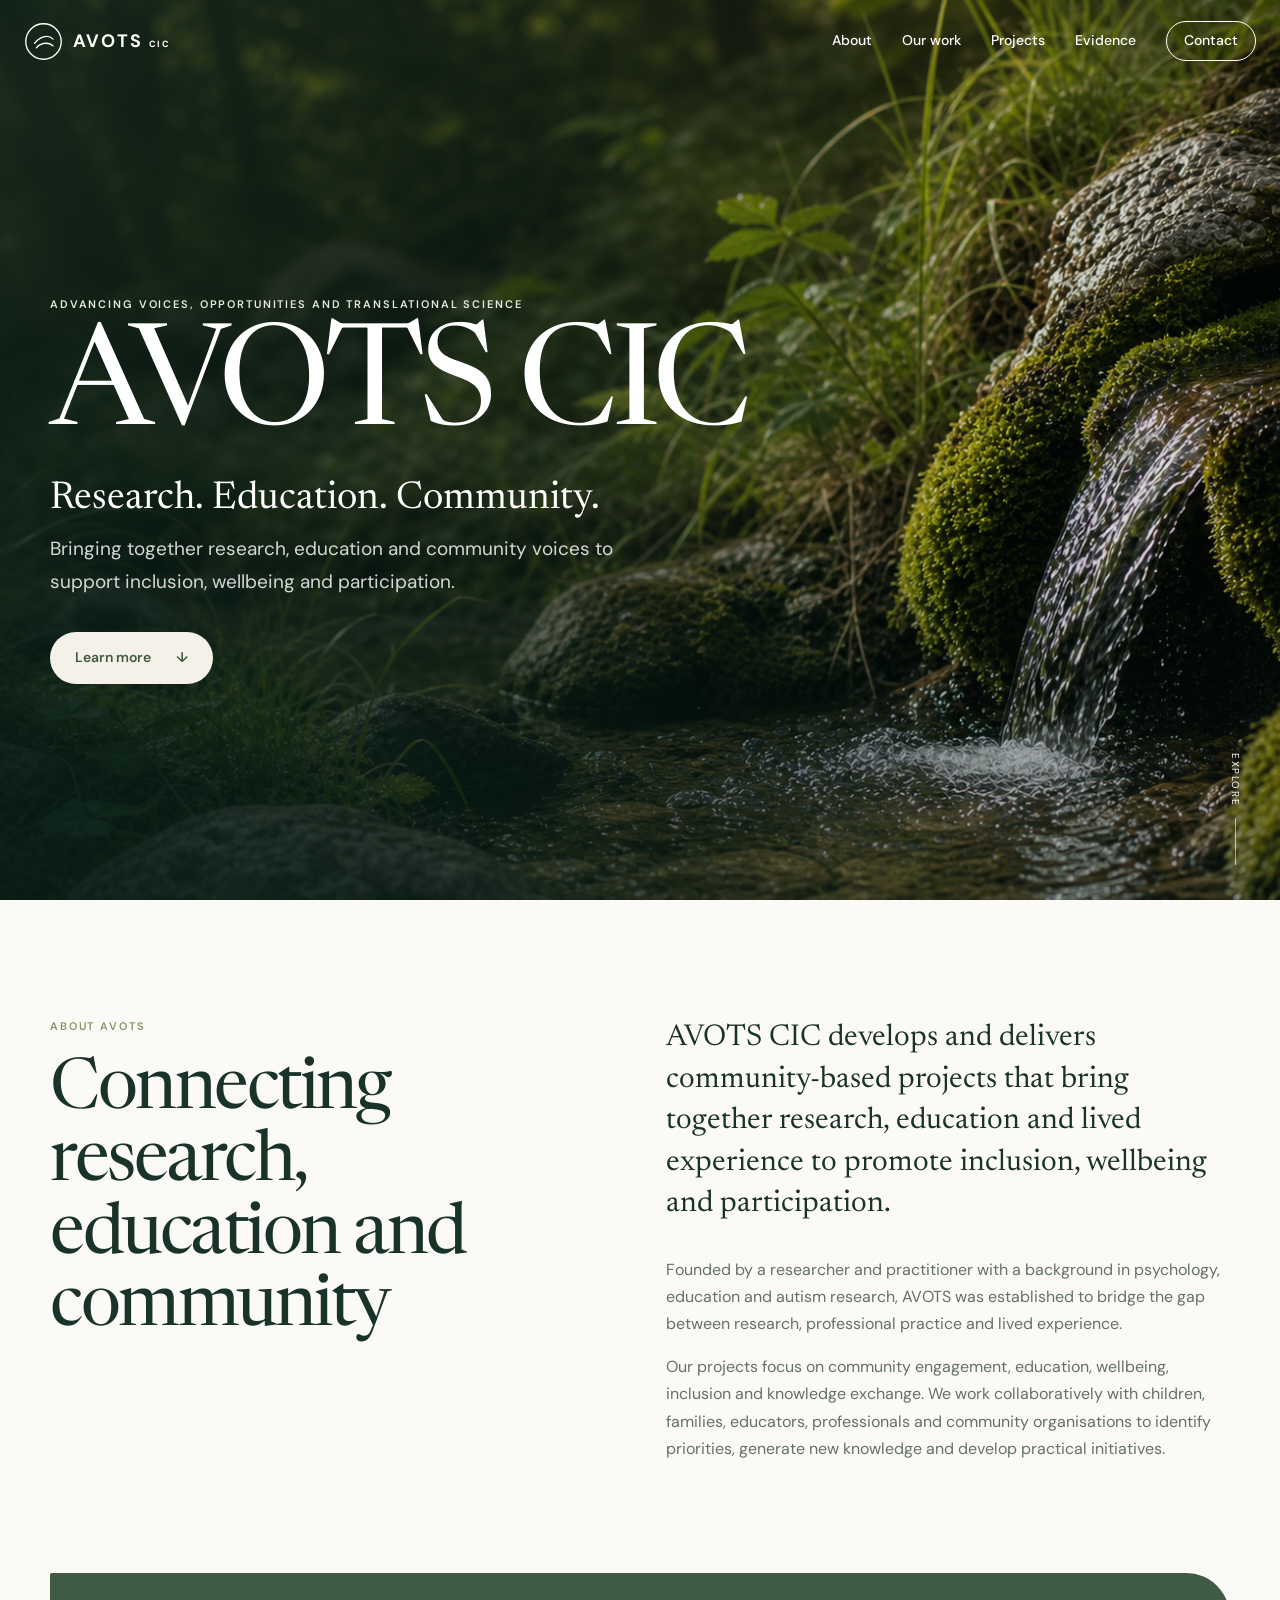
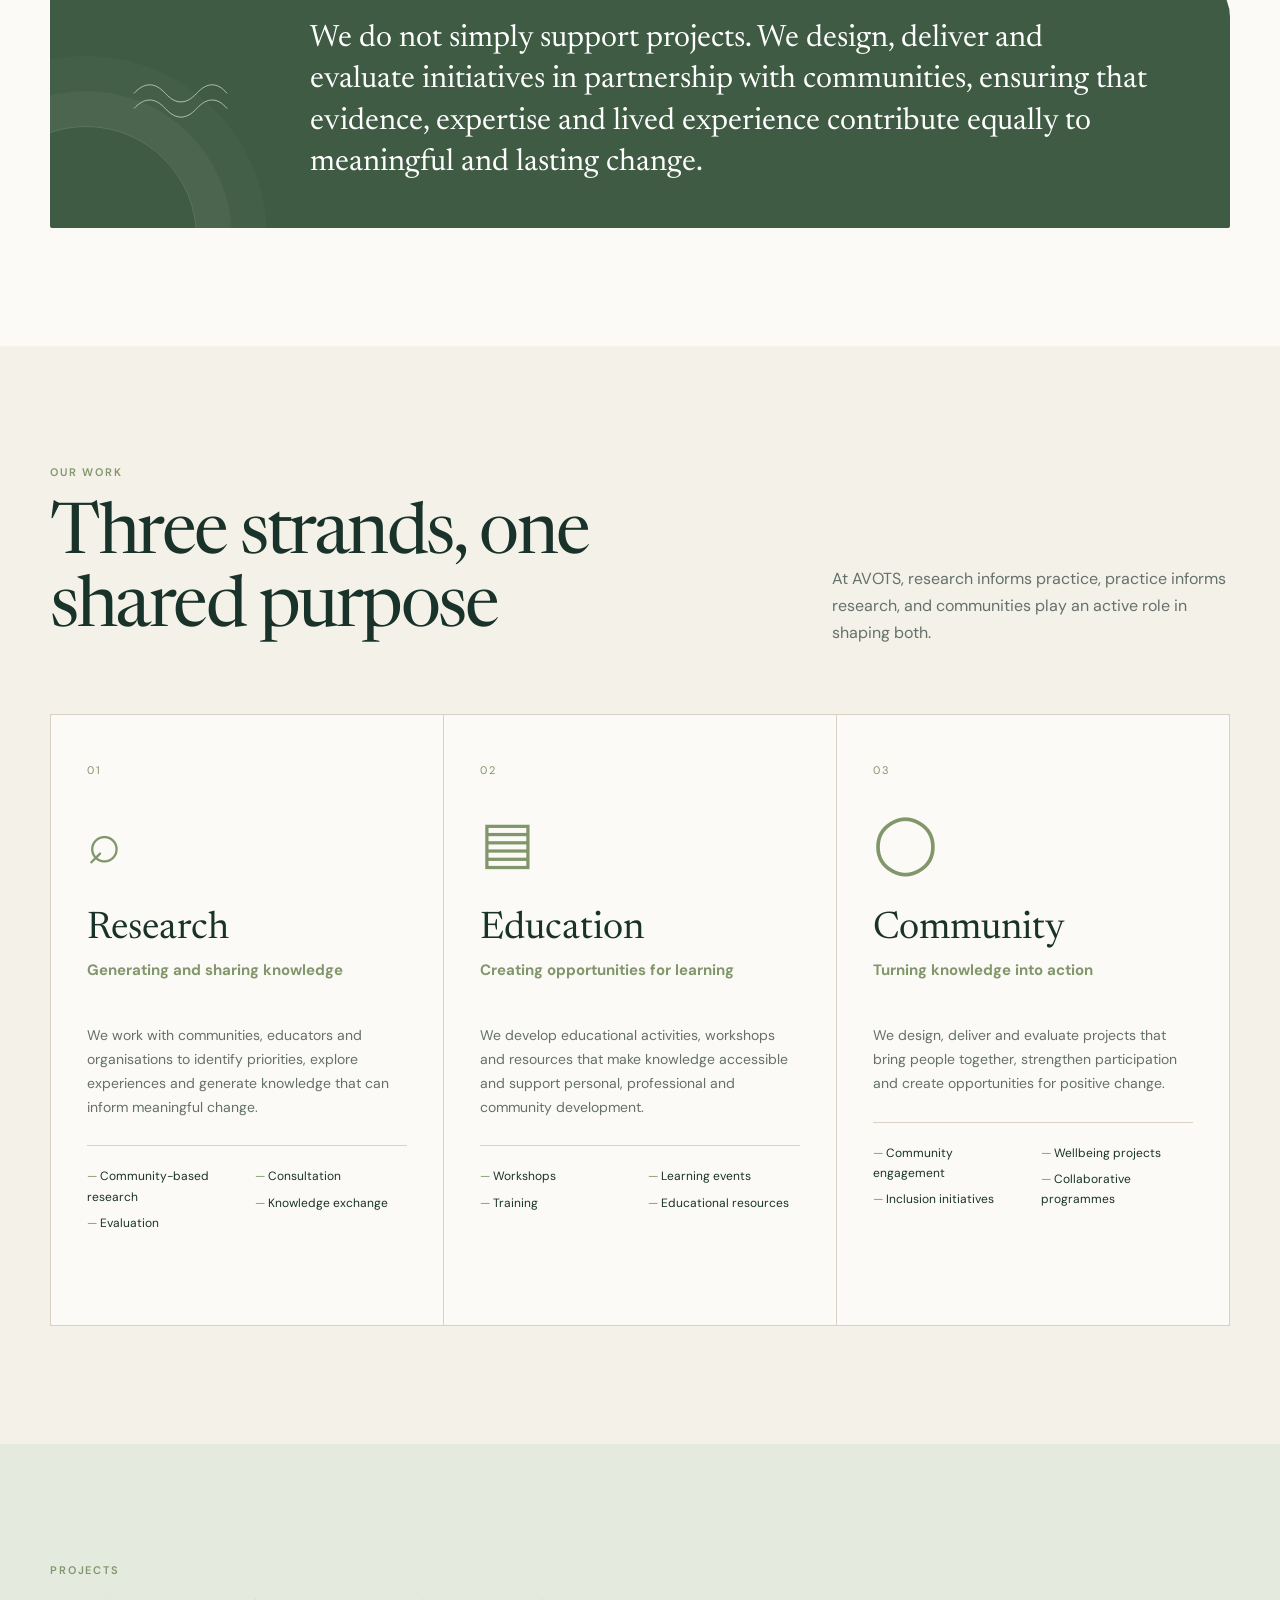
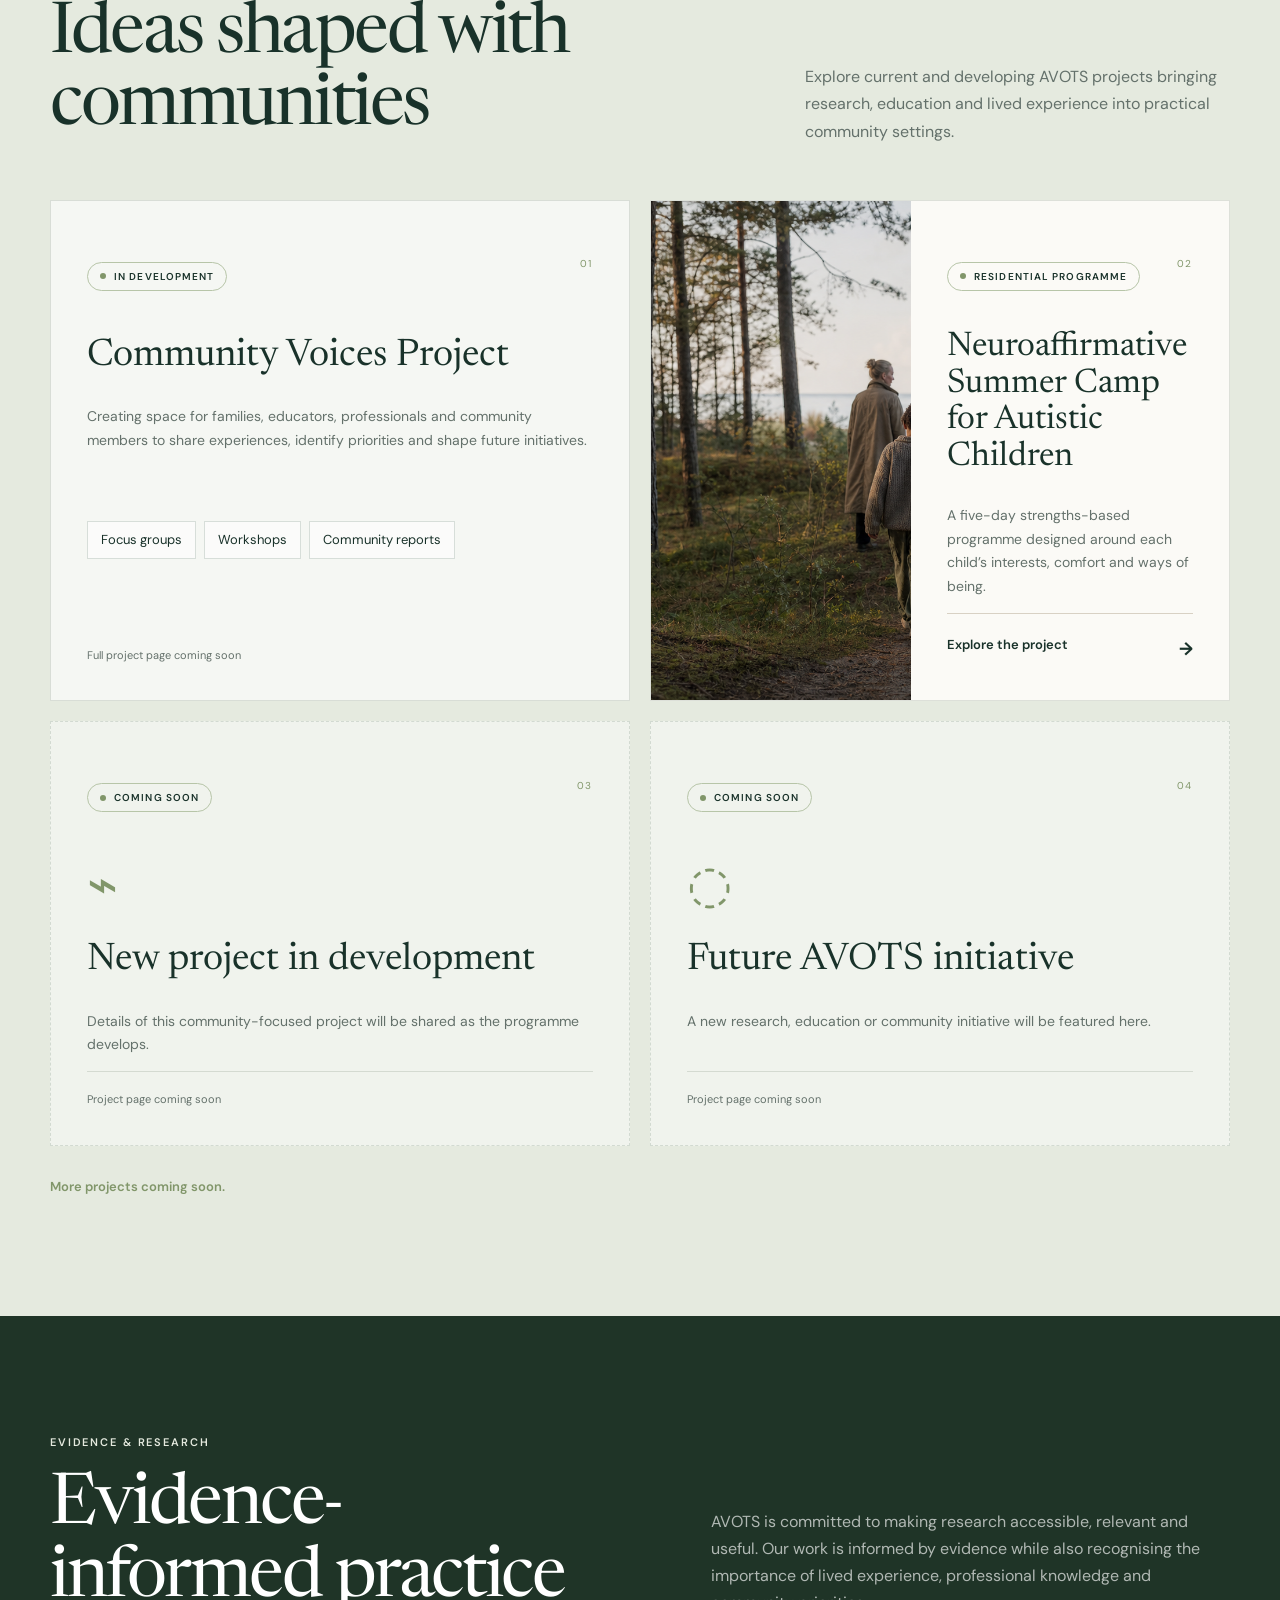
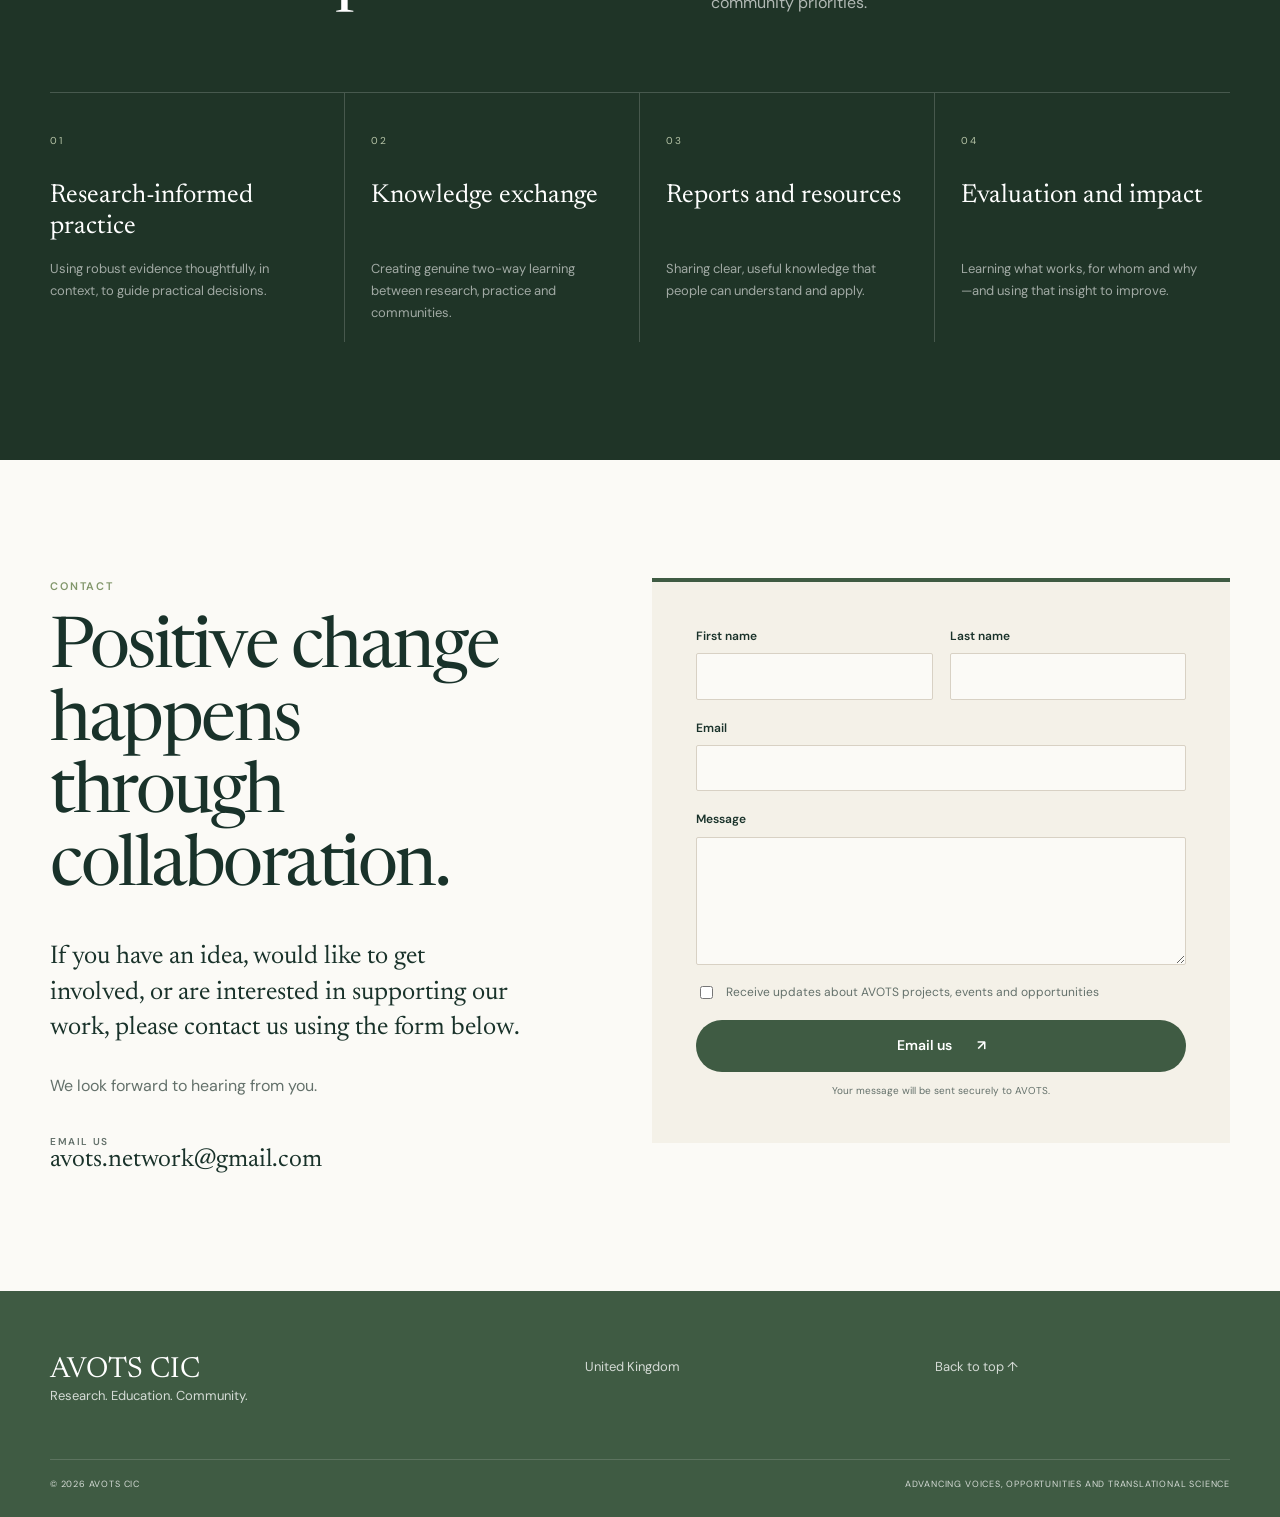
<file: index.html>
<!doctype html>
<html lang="en"><head><meta charset="utf-8"><meta name="viewport" content="width=device-width,initial-scale=1"><meta name="description" content="AVOTS CIC brings together research, education and community voices to support inclusion, wellbeing and participation."><meta name="theme-color" content="#173f32"><title>AVOTS CIC | Research. Education. Community.</title><link rel="icon" href="assets/favicon.svg" type="image/svg+xml"><link rel="preconnect" href="https://fonts.googleapis.com"><link rel="preconnect" href="https://fonts.gstatic.com" crossorigin><link href="https://fonts.googleapis.com/css2?family=DM+Sans:wght@400;500;600&family=Newsreader:opsz,wght@6..72,400;6..72,500&display=swap" rel="stylesheet"><link rel="stylesheet" href="styles.css"><script src="script.js" defer></script></head>
<body><a class="skip" href="#main">Skip to main content</a>
<header class="header" data-header><div class="nav-wrap"><a class="brand" href="#home" aria-label="AVOTS CIC home"><svg viewBox="0 0 44 44" aria-hidden="true"><circle cx="22" cy="22" r="20"/><path d="M12 24c4.2-5.1 8.7-7.7 13.5-7.7 3.2 0 5.6 1.2 7.3 3M14 29c3.1-3.3 6.7-5 10.8-5 3.5 0 6.1 1 7.8 3"/></svg><strong>AVOTS <small>CIC</small></strong></a><button class="menu" type="button" aria-expanded="false" aria-controls="nav" data-menu><span class="sr">Open menu</span><i></i><i></i></button><nav id="nav" data-nav><a href="#about">About</a><a href="#work">Our work</a><a href="#projects">Projects</a><a href="#evidence">Evidence</a><a class="contact-pill" href="#contact">Contact</a></nav></div></header>
<main id="main">
<section id="home" class="hero"><div class="hero-image"></div><div class="hero-shade"></div><div class="wrap hero-copy"><p class="eyebrow light reveal">Advancing Voices, Opportunities and Translational Science</p><h1 class="reveal">AVOTS CIC</h1><p class="tagline reveal">Research. Education. Community.</p><p class="hero-text reveal">Bringing together research, education and community voices to support inclusion, wellbeing and participation.</p><a class="button light-button reveal" href="#about">Learn more <span>↓</span></a></div><div class="explore">Explore <i></i></div></section>
<section id="about" class="section"><div class="wrap intro-grid"><div><p class="eyebrow reveal">About AVOTS</p><h2 class="display reveal">Connecting research, education and community</h2></div><div class="body-copy reveal"><p class="lead">AVOTS CIC develops and delivers community-based projects that bring together research, education and lived experience to promote inclusion, wellbeing and participation.</p><p>Founded by a researcher and practitioner with a background in psychology, education and autism research, AVOTS was established to bridge the gap between research, professional practice and lived experience.</p><p>Our projects focus on community engagement, education, wellbeing, inclusion and knowledge exchange. We work collaboratively with children, families, educators, professionals and community organisations to identify priorities, generate new knowledge and develop practical initiatives.</p></div></div><div class="wrap"><blockquote class="principle reveal"><svg viewBox="0 0 100 46"><path d="M1 16c11-12 22-12 33 0s22 12 33 0 22-12 32 0M1 32c11-12 22-12 33 0s22 12 33 0 22-12 32 0"/></svg><p>We do not simply support projects. We design, deliver and evaluate initiatives in partnership with communities, ensuring that evidence, expertise and lived experience contribute equally to meaningful and lasting change.</p></blockquote></div></section>
<section id="work" class="section work"><div class="wrap"><div class="section-head reveal"><div><p class="eyebrow">Our work</p><h2 class="display">Three strands, one shared purpose</h2></div><p>At AVOTS, research informs practice, practice informs research, and communities play an active role in shaping both.</p></div><div class="pillars">
<article class="pillar reveal"><span>01</span><div class="icon">⌕</div><h3>Research</h3><h4>Generating and sharing knowledge</h4><p>We work with communities, educators and organisations to identify priorities, explore experiences and generate knowledge that can inform meaningful change.</p><ul><li>Community-based research</li><li>Evaluation</li><li>Consultation</li><li>Knowledge exchange</li></ul></article>
<article class="pillar reveal"><span>02</span><div class="icon">▤</div><h3>Education</h3><h4>Creating opportunities for learning</h4><p>We develop educational activities, workshops and resources that make knowledge accessible and support personal, professional and community development.</p><ul><li>Workshops</li><li>Training</li><li>Learning events</li><li>Educational resources</li></ul></article>
<article class="pillar reveal"><span>03</span><div class="icon">◯</div><h3>Community</h3><h4>Turning knowledge into action</h4><p>We design, deliver and evaluate projects that bring people together, strengthen participation and create opportunities for positive change.</p><ul><li>Community engagement</li><li>Inclusion initiatives</li><li>Wellbeing projects</li><li>Collaborative programmes</li></ul></article>
</div></div></section>
<section id="projects" class="section projects"><div class="wrap"><div class="project-section-head reveal"><div><p class="eyebrow">Projects</p><h2 class="display">Ideas shaped with communities</h2></div><p>Explore current and developing AVOTS projects bringing research, education and lived experience into practical community settings.</p></div><div class="project-cards"><article class="project-card reveal"><div class="project-card-top"><span class="status">In development</span><span class="card-number">01</span></div><h3>Community Voices Project</h3><p>Creating space for families, educators, professionals and community members to share experiences, identify priorities and shape future initiatives.</p><div class="chips"><span>Focus groups</span><span>Workshops</span><span>Community reports</span></div><span class="card-soon">Full project page coming soon</span></article><a class="project-card featured reveal" href="project-summer-camp.html"><div class="project-card-image"><img src="assets/summer-camp-hero.png" alt="Children exploring a coastal pine woodland" loading="lazy"></div><div class="project-card-content"><div class="project-card-top"><span class="status">Residential programme</span><span class="card-number">02</span></div><h3>Neuroaffirmative Summer Camp for Autistic Children</h3><p>A five-day strengths-based programme designed around each child’s interests, comfort and ways of being.</p><span class="card-link">Explore the project <b>→</b></span></div></a><article class="project-card placeholder reveal"><div class="project-card-top"><span class="status">Coming soon</span><span class="card-number">03</span></div><div class="placeholder-mark" aria-hidden="true">⌁</div><h3>New project in development</h3><p>Details of this community-focused project will be shared as the programme develops.</p><span class="card-soon">Project page coming soon</span></article><article class="project-card placeholder reveal"><div class="project-card-top"><span class="status">Coming soon</span><span class="card-number">04</span></div><div class="placeholder-mark" aria-hidden="true">◌</div><h3>Future AVOTS initiative</h3><p>A new research, education or community initiative will be featured here.</p><span class="card-soon">Project page coming soon</span></article></div><p class="more-projects reveal">More projects coming soon.</p></div></section><section id="evidence" class="section evidence"><div class="wrap"><div class="evidence-intro reveal"><div><p class="eyebrow light">Evidence &amp; research</p><h2 class="display">Evidence-informed practice</h2></div><p>AVOTS is committed to making research accessible, relevant and useful. Our work is informed by evidence while also recognising the importance of lived experience, professional knowledge and community priorities.</p></div><div class="evidence-grid"><article class="reveal"><span>01</span><h3>Research-informed practice</h3><p>Using robust evidence thoughtfully, in context, to guide practical decisions.</p></article><article class="reveal"><span>02</span><h3>Knowledge exchange</h3><p>Creating genuine two-way learning between research, practice and communities.</p></article><article class="reveal"><span>03</span><h3>Reports and resources</h3><p>Sharing clear, useful knowledge that people can understand and apply.</p></article><article class="reveal"><span>04</span><h3>Evaluation and impact</h3><p>Learning what works, for whom and why—and using that insight to improve.</p></article></div></div></section>
<section id="contact" class="section">
  <div class="wrap contact-grid">
    <div class="reveal">
      <p class="eyebrow">Contact</p>

      <h2 class="display">
        Positive change happens through collaboration.
      </h2>

      <p class="lead">
        If you have an idea, would like to get involved, or are interested
        in supporting our work, please contact us using the form below.
      </p>

      <p class="muted">We look forward to hearing from you.</p>

      <a class="email" href="mailto:avots.network@gmail.com">
        <small>Email us</small>
        avots.network@gmail.com
      </a>
    </div>

    <form
      class="form reveal"
      action="https://formspree.io/f/mwvdnlde"
      method="POST"
    >
      <input
        type="hidden"
        name="_subject"
        value="New AVOTS website enquiry"
      >

      <div class="form-row">
        <label>
          First name
          <input
            name="first_name"
            autocomplete="given-name"
            required
          >
        </label>

        <label>
          Last name
          <input
            name="last_name"
            autocomplete="family-name"
            required
          >
        </label>
      </div>

      <label>
        Email
        <input
          name="email"
          type="email"
          autocomplete="email"
          required
        >
      </label>

      <label>
        Message
        <textarea name="message" rows="5" required></textarea>
      </label>

      <label class="check">
        <input name="updates" type="checkbox" value="Yes">
        <span>
          Receive updates about AVOTS projects, events and opportunities
        </span>
      </label>

      <button class="button dark-button" type="submit">
        Email us <span aria-hidden="true">↗</span>
      </button>

      <p>Your message will be sent securely to AVOTS.</p>
    </form>
  </div>
</section>
</main><footer><div class="wrap footer-grid"><div><strong>AVOTS CIC</strong><span>Research. Education. Community.</span></div><div><span>United Kingdom</span></div><div><a href="#home">Back to top ↑</a></div></div><div class="wrap footer-base"><span>© <span data-year></span> AVOTS CIC</span><span>Advancing Voices, Opportunities and Translational Science</span></div></footer></body></html>
</file>
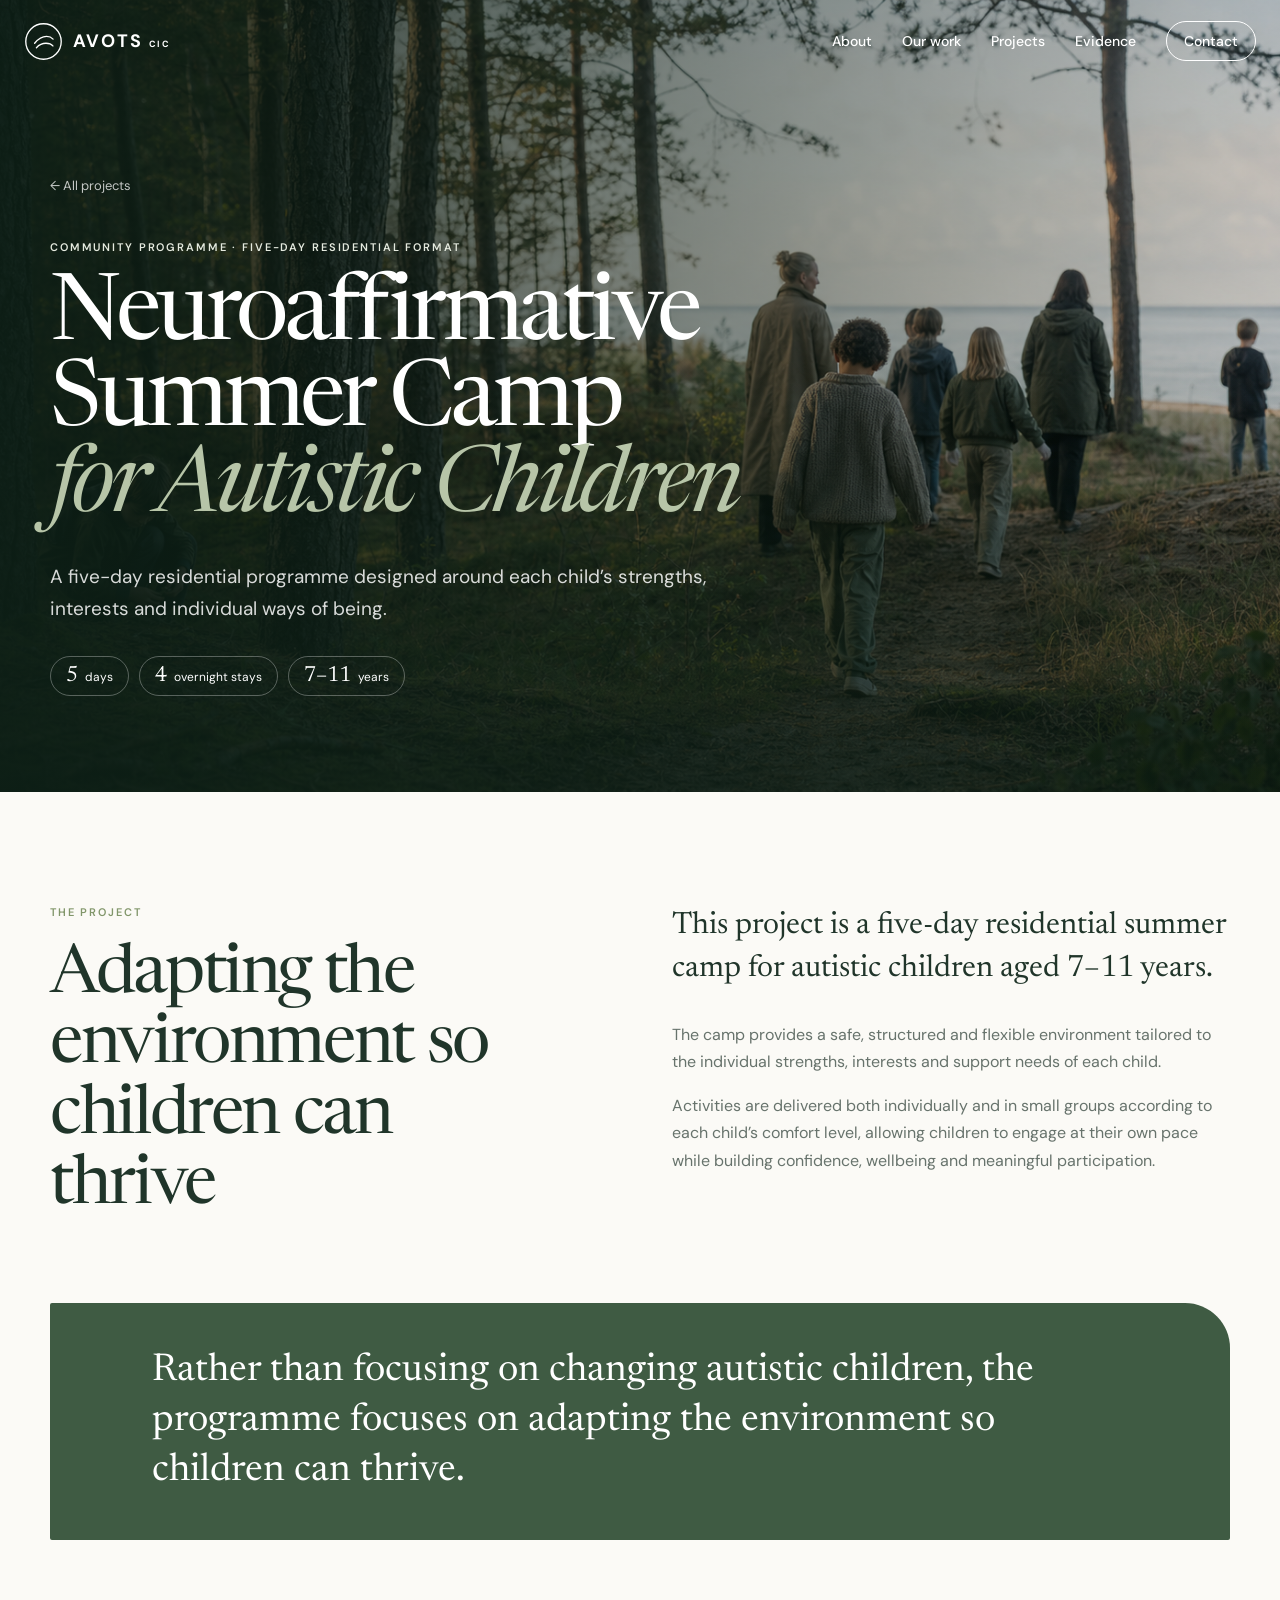
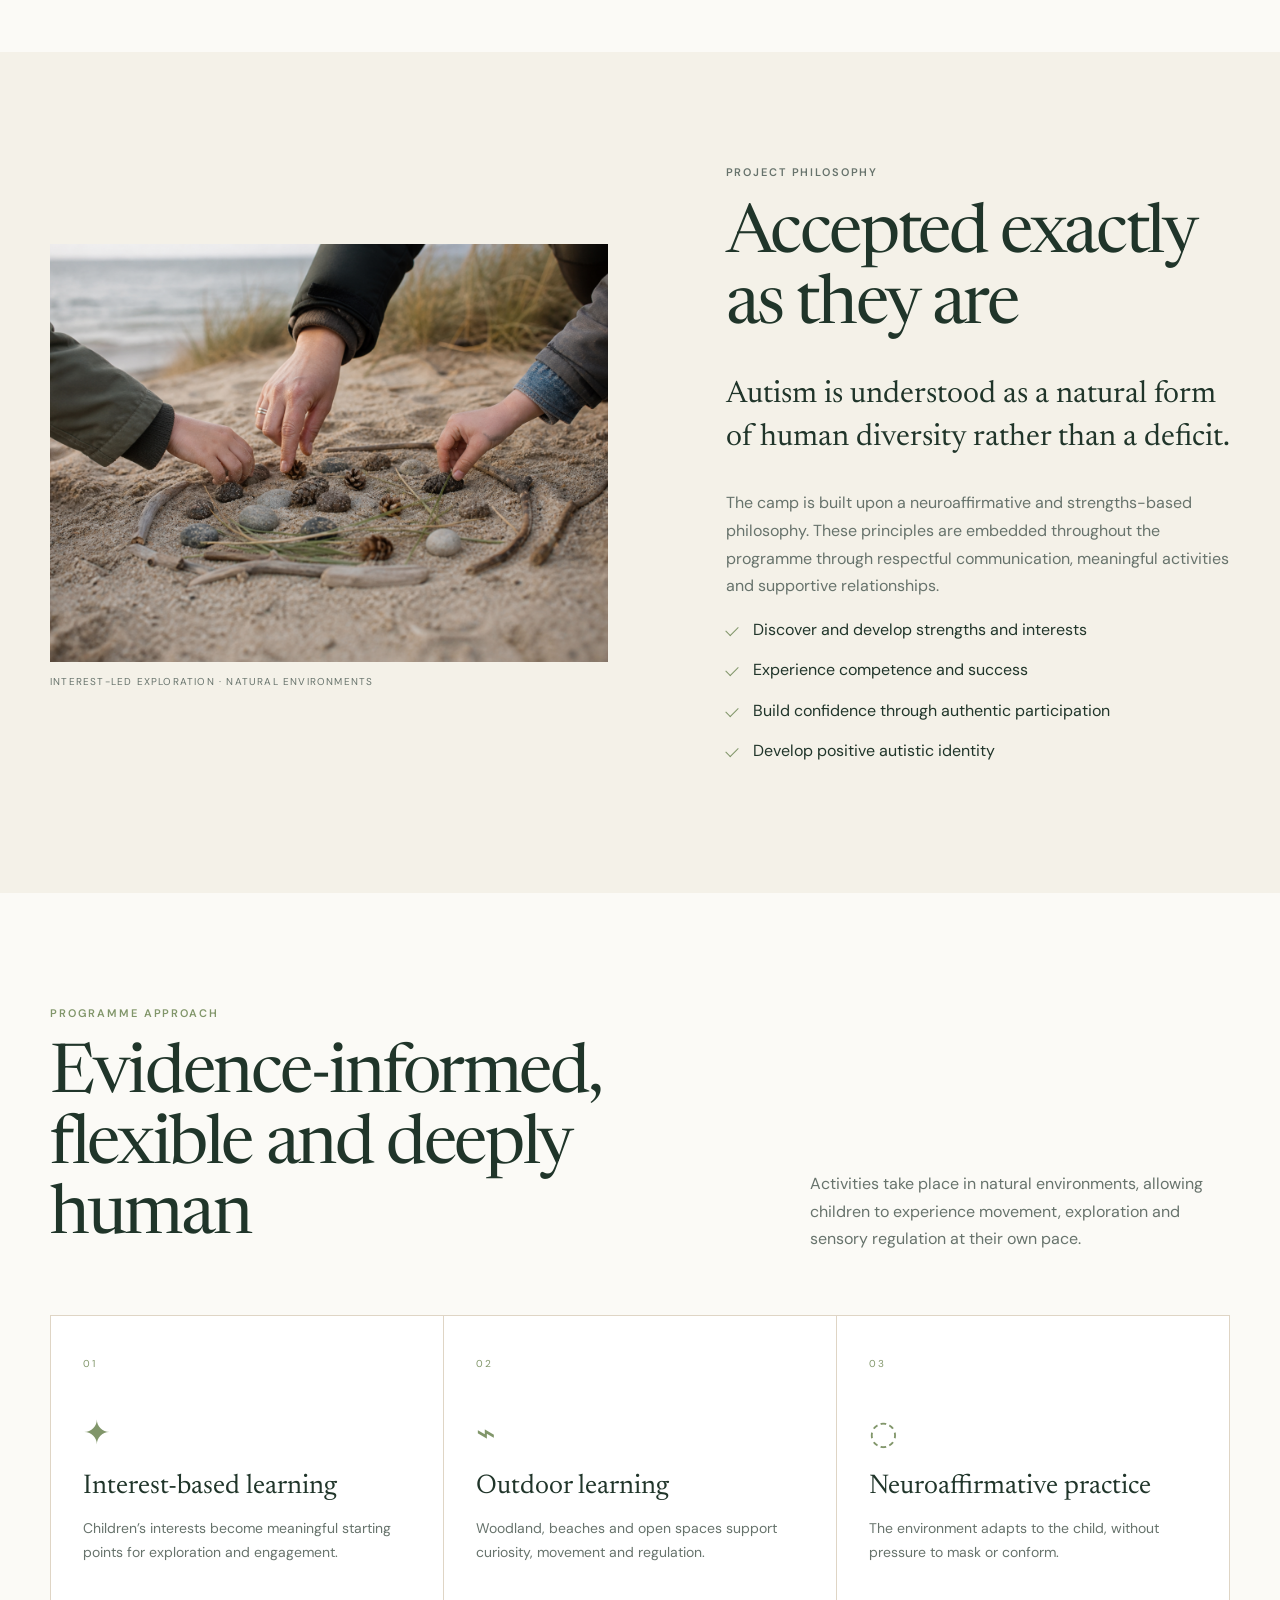
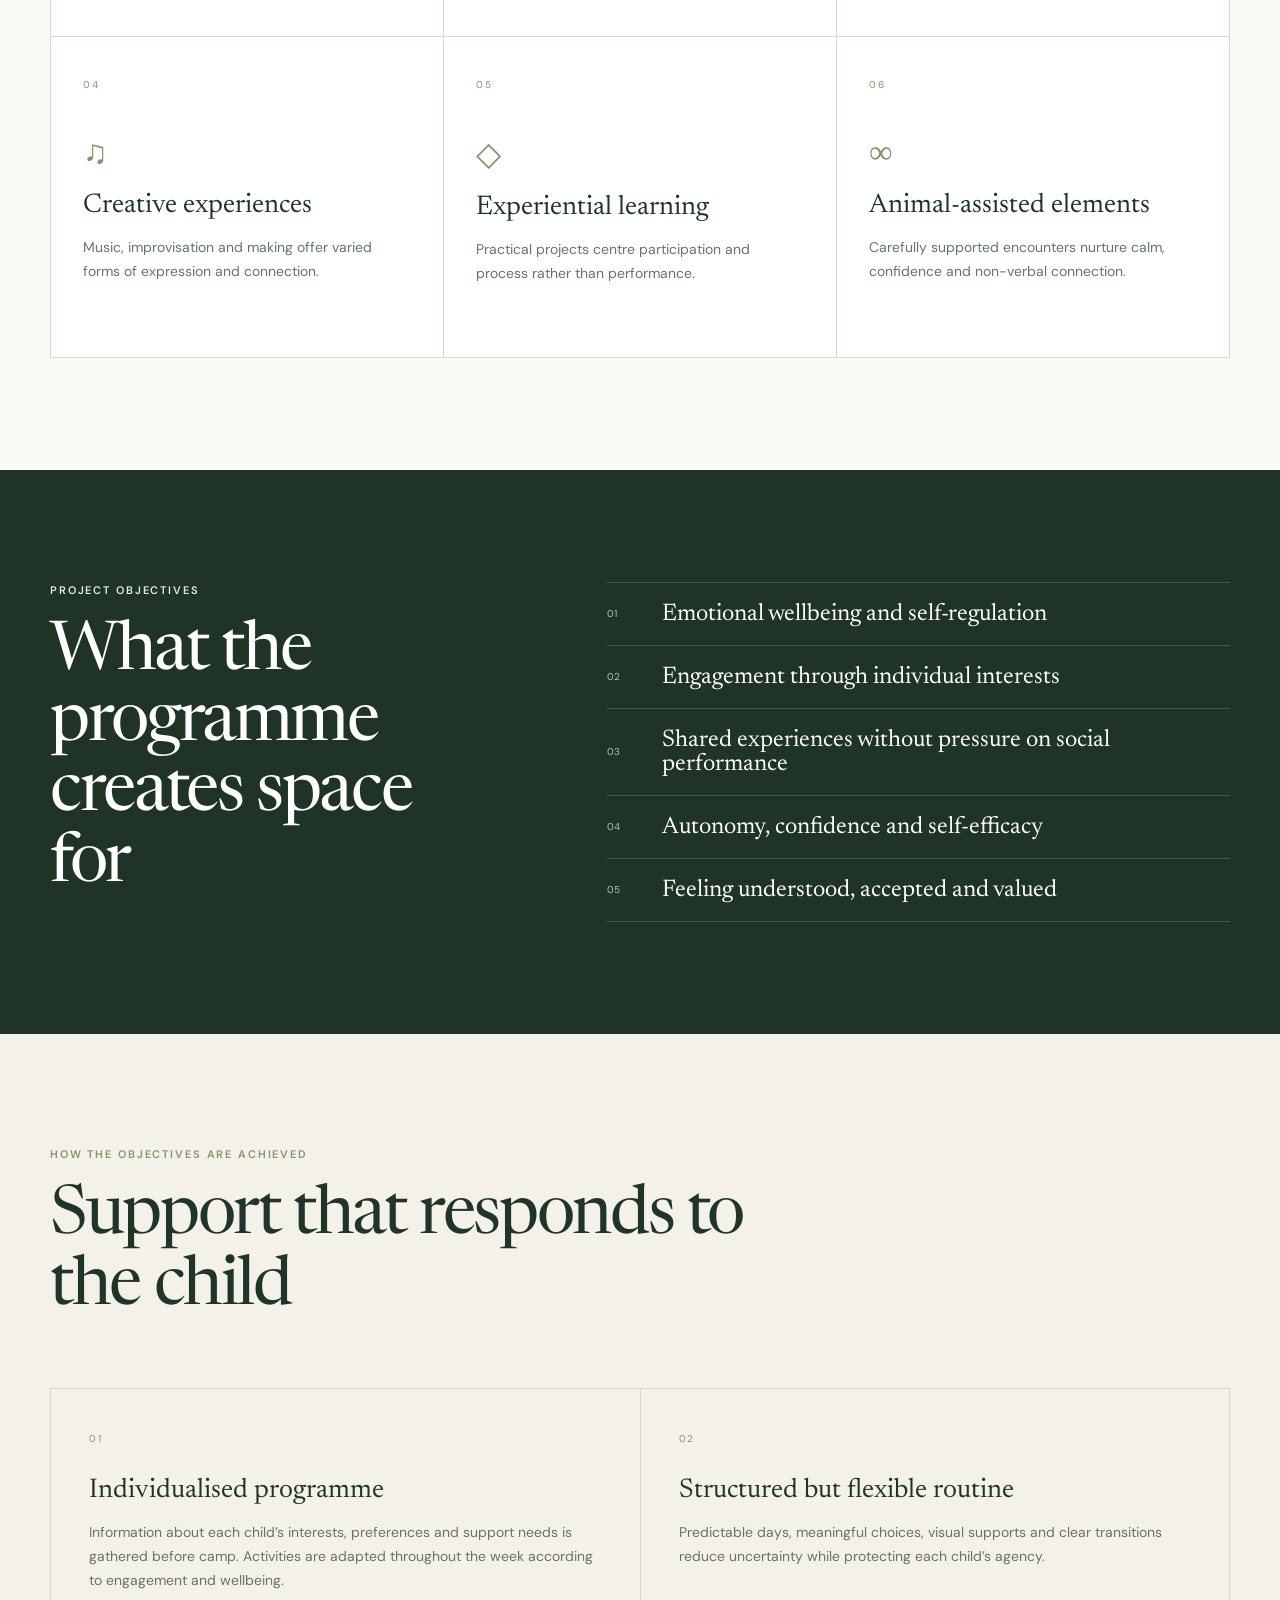
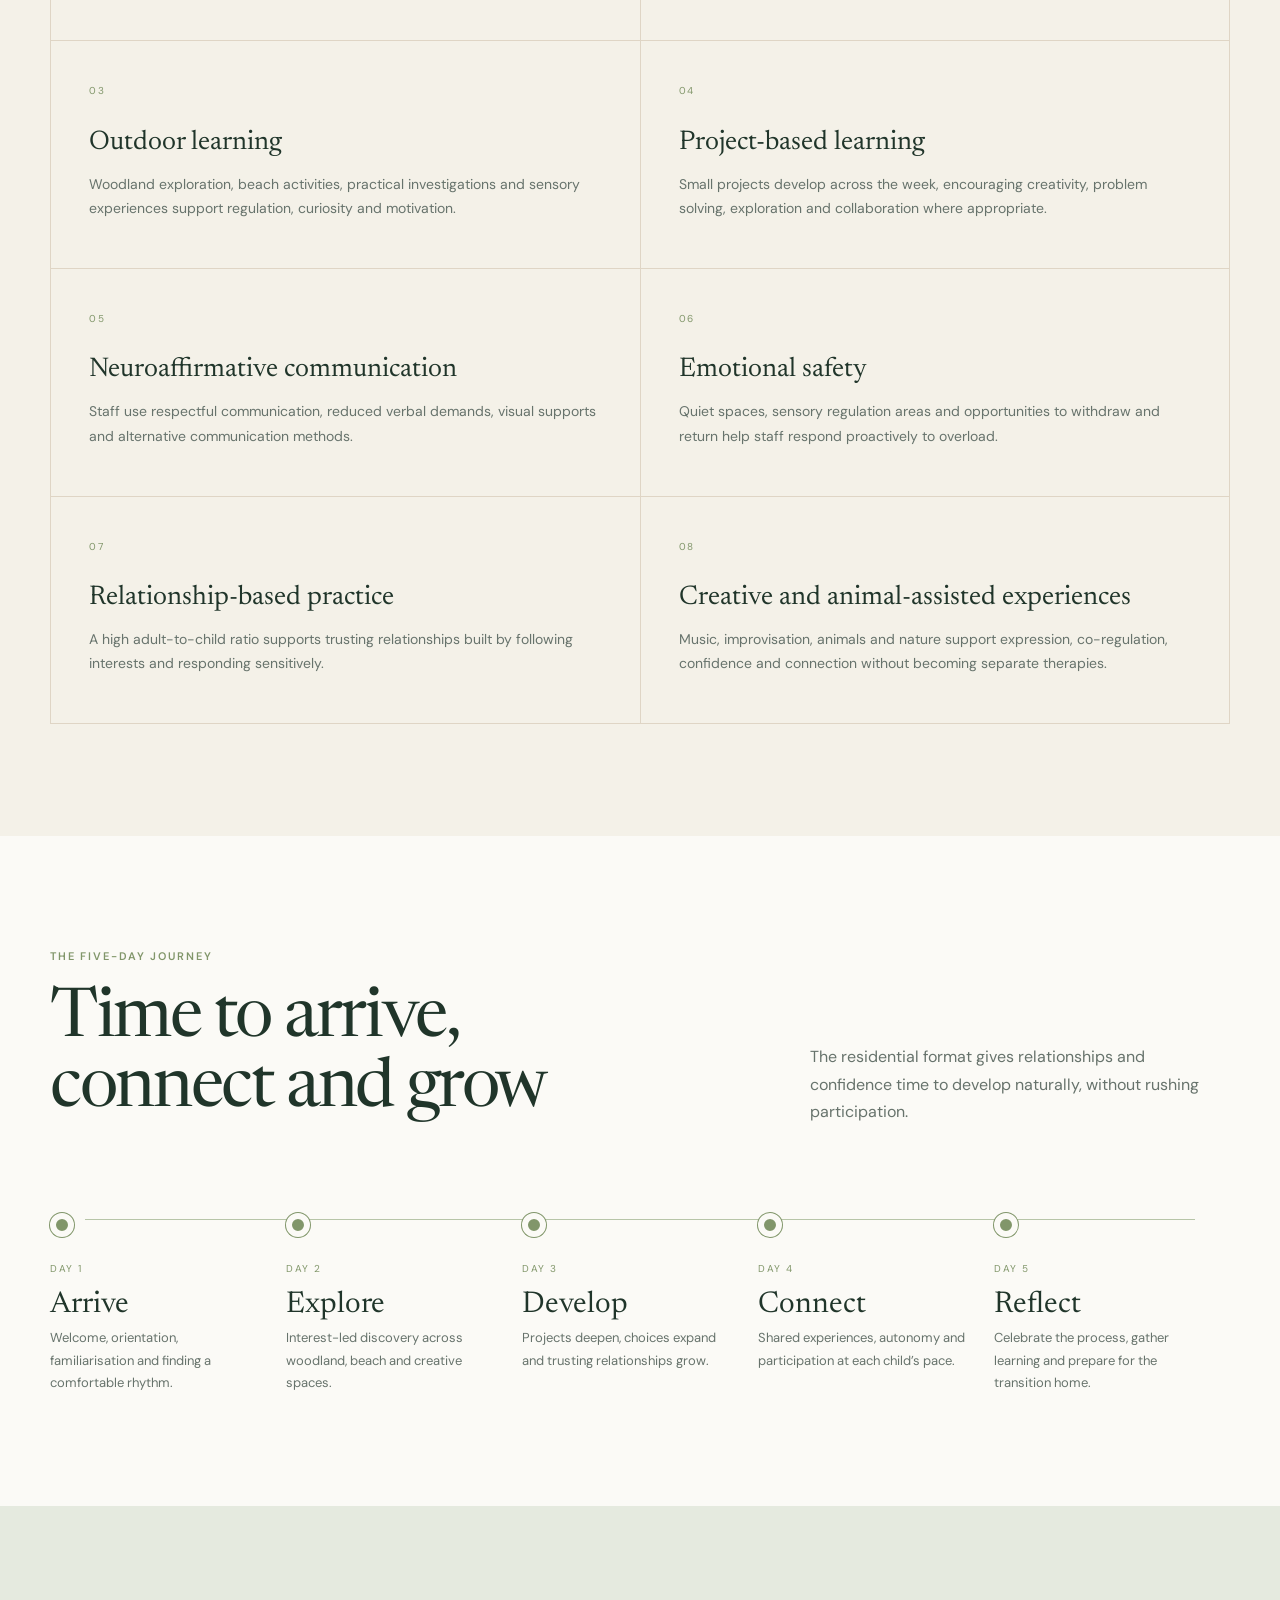
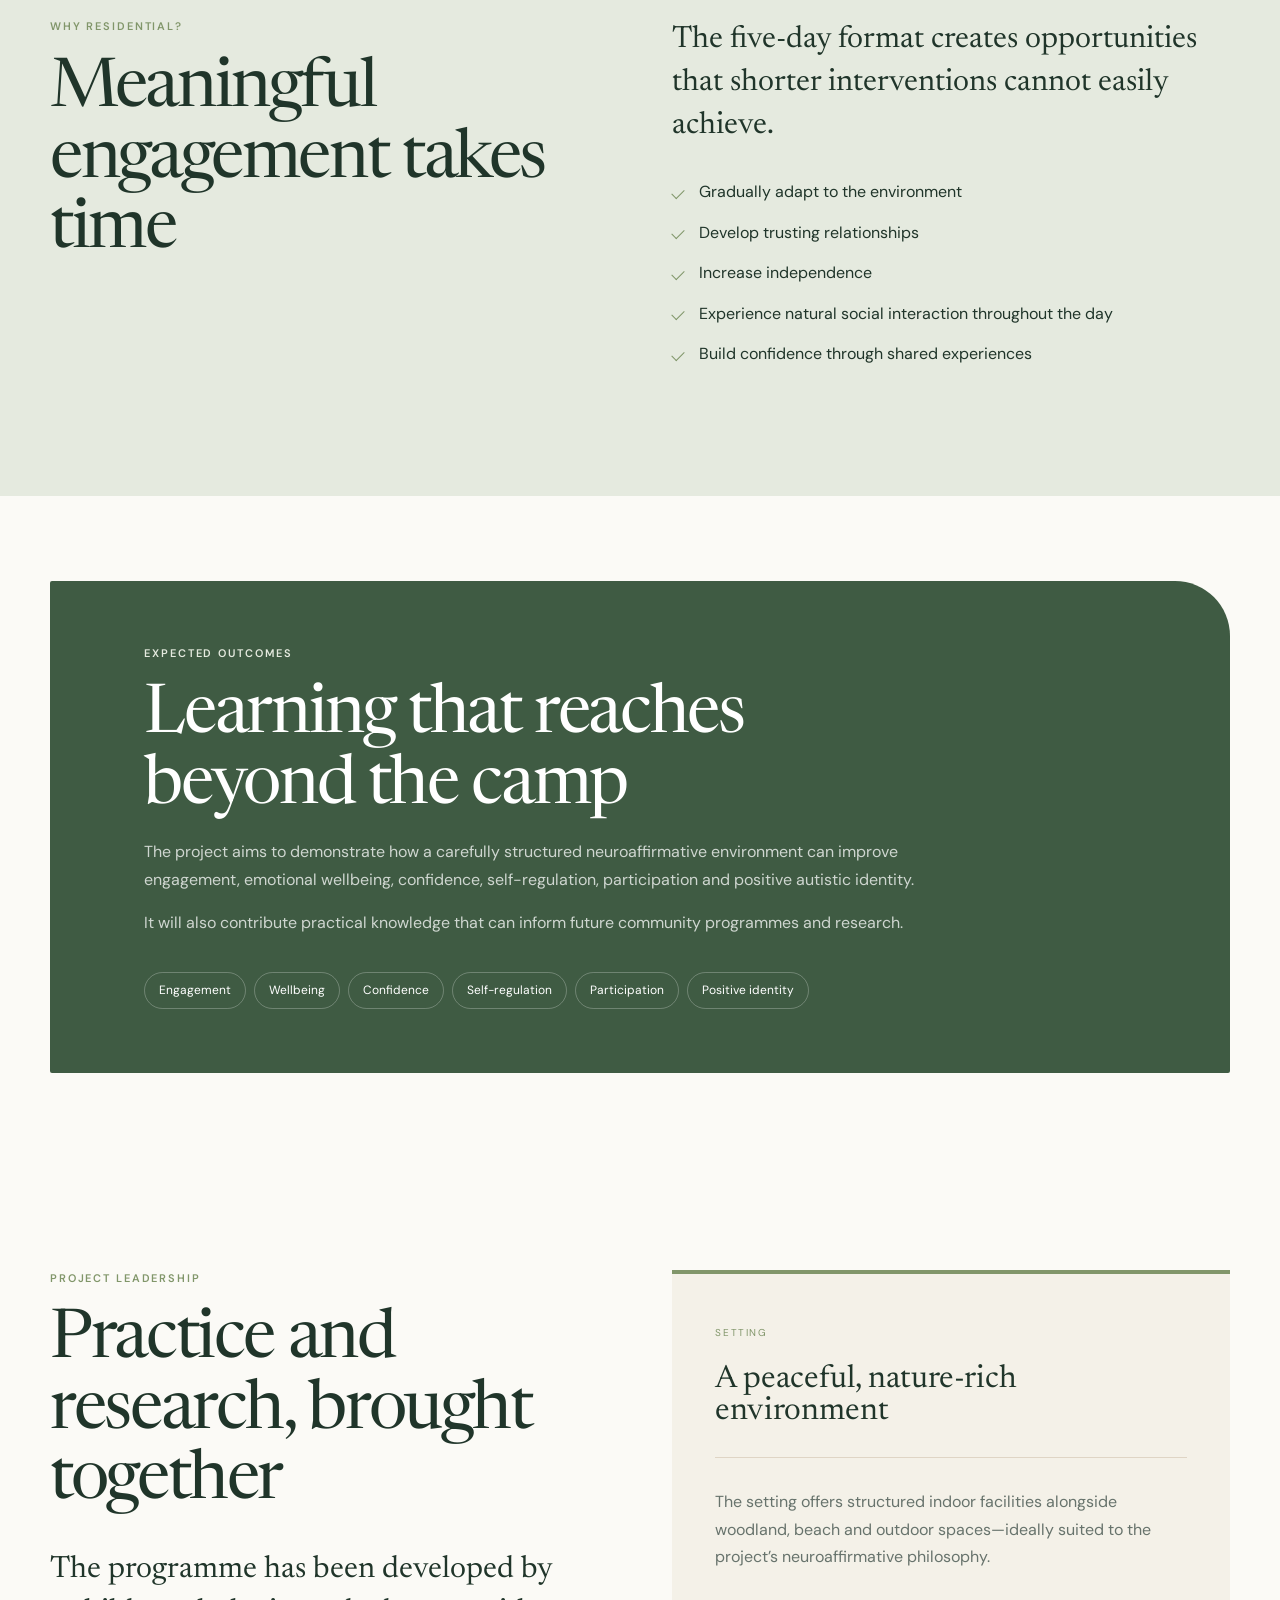
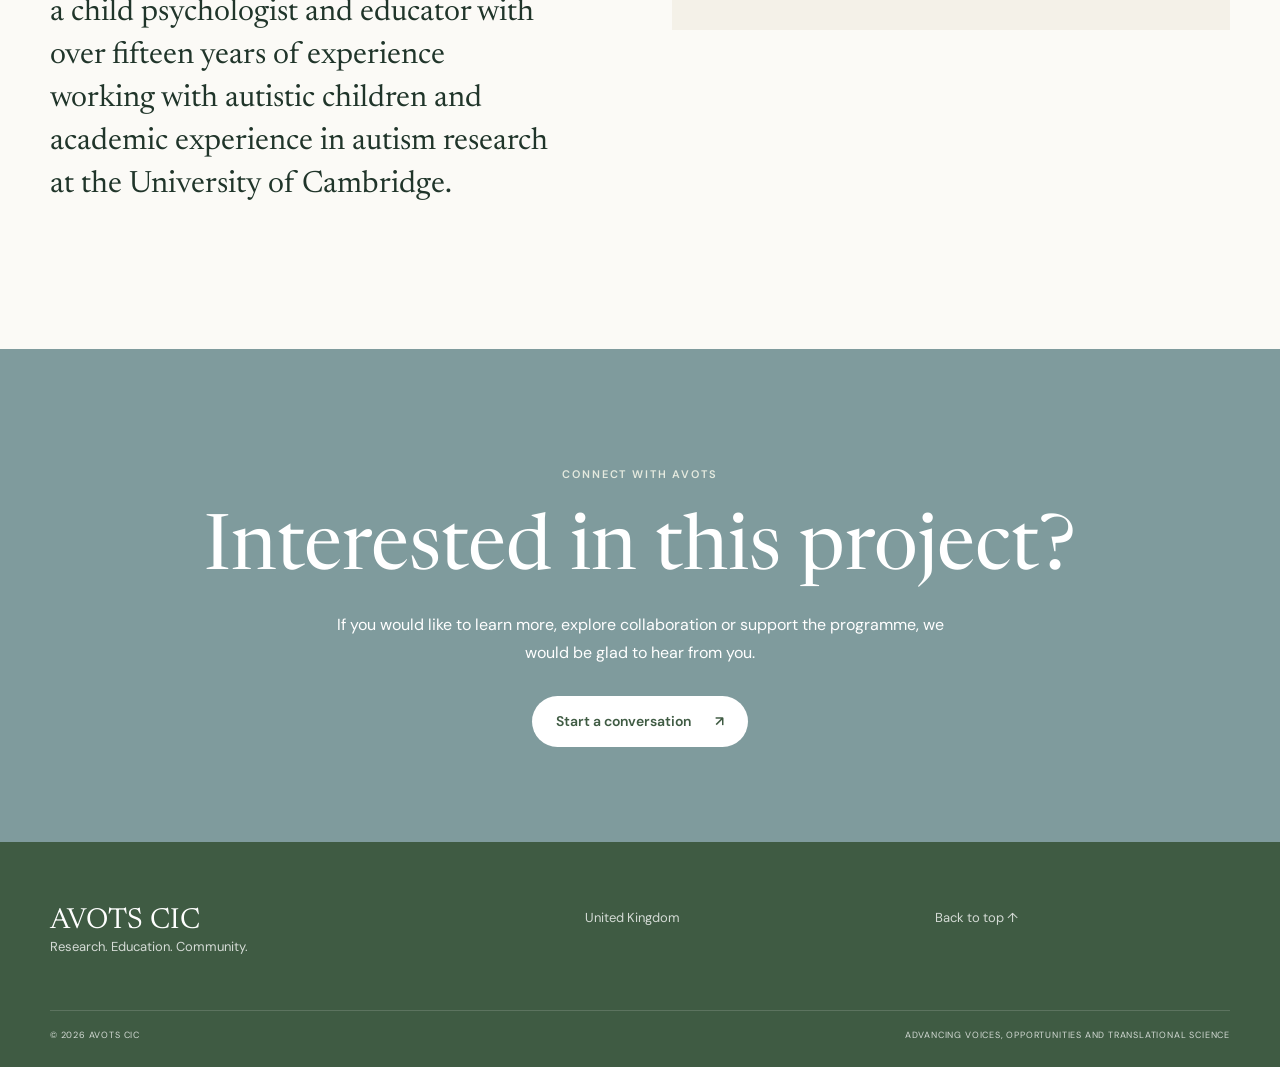
<file: project-summer-camp.html>
<!doctype html>
<html lang="en"><head><meta charset="utf-8"><meta name="viewport" content="width=device-width,initial-scale=1"><meta name="description" content="A five-day neuroaffirmative residential summer camp for autistic children aged 7–11."><meta name="theme-color" content="#3f5b43"><title>Neuroaffirmative Summer Camp | AVOTS CIC</title><link rel="icon" href="assets/favicon.svg" type="image/svg+xml"><link rel="preconnect" href="https://fonts.googleapis.com"><link rel="preconnect" href="https://fonts.gstatic.com" crossorigin><link href="https://fonts.googleapis.com/css2?family=DM+Sans:wght@400;500;600&family=Newsreader:ital,opsz,wght@0,6..72,400;0,6..72,500;1,6..72,400&display=swap" rel="stylesheet"><link rel="stylesheet" href="project-page.css"><script src="project-page.js" defer></script></head>
<body><a class="skip" href="#main">Skip to main content</a>
<header class="project-header" data-header><div class="nav-wrap"><a class="brand" href="index.html" aria-label="AVOTS CIC home"><svg viewBox="0 0 44 44" aria-hidden="true"><circle cx="22" cy="22" r="20"/><path d="M12 24c4.2-5.1 8.7-7.7 13.5-7.7 3.2 0 5.6 1.2 7.3 3M14 29c3.1-3.3 6.7-5 10.8-5 3.5 0 6.1 1 7.8 3"/></svg><strong>AVOTS <small>CIC</small></strong></a><button class="menu" type="button" aria-expanded="false" aria-controls="project-nav" data-menu><span class="sr">Open menu</span><i></i><i></i></button><nav id="project-nav" data-nav><a href="index.html#about">About</a><a href="index.html#work">Our work</a><a href="index.html#projects">Projects</a><a href="index.html#evidence">Evidence</a><a class="contact-pill" href="index.html#contact">Contact</a></nav></div></header>
<main id="main"><section class="camp-hero"><div class="camp-hero-image"></div><div class="camp-hero-shade"></div><div class="wrap camp-hero-copy"><a class="back-link reveal" href="index.html#projects">← All projects</a><p class="eyebrow light reveal">Community programme · Five-day residential format</p><h1 class="reveal">Neuroaffirmative Summer Camp <em>for Autistic Children</em></h1><p class="hero-intro reveal">A five-day residential programme designed around each child’s strengths, interests and individual ways of being.</p><div class="hero-facts reveal"><span><strong>5</strong> days</span><span><strong>4</strong> overnight stays</span><span><strong>7–11</strong> years</span></div></div></section>
<section class="section intro"><div class="wrap split"><div><p class="eyebrow reveal">The project</p><h2 class="display reveal">Adapting the environment so children can thrive</h2></div><div class="prose reveal"><p class="lead">This project is a five-day residential summer camp for autistic children aged 7–11 years.</p><p>The camp provides a safe, structured and flexible environment tailored to the individual strengths, interests and support needs of each child.</p><p>Activities are delivered both individually and in small groups according to each child’s comfort level, allowing children to engage at their own pace while building confidence, wellbeing and meaningful participation.</p></div></div><div class="wrap statement reveal"><p>Rather than focusing on changing autistic children, the programme focuses on adapting the environment so children can thrive.</p></div></section>
<section class="section philosophy"><div class="wrap split reverse"><div class="photo-card reveal"><img src="assets/summer-camp-nature-learning.png" alt="Children and a supportive adult arranging natural materials together on a beach" loading="lazy"><span>Interest-led exploration · Natural environments</span></div><div class="reveal"><p class="eyebrow">Project philosophy</p><h2 class="display">Accepted exactly as they are</h2><p class="lead">Autism is understood as a natural form of human diversity rather than a deficit.</p><p>The camp is built upon a neuroaffirmative and strengths-based philosophy. These principles are embedded throughout the programme through respectful communication, meaningful activities and supportive relationships.</p><ul class="check-list"><li>Discover and develop strengths and interests</li><li>Experience competence and success</li><li>Build confidence through authentic participation</li><li>Develop positive autistic identity</li></ul></div></div></section>
<section class="section approach"><div class="wrap"><div class="section-head reveal"><div><p class="eyebrow">Programme approach</p><h2 class="display">Evidence-informed, flexible and deeply human</h2></div><p>Activities take place in natural environments, allowing children to experience movement, exploration and sensory regulation at their own pace.</p></div><div class="component-grid"><article class="component reveal"><span>01</span><i>✦</i><h3>Interest-based learning</h3><p>Children’s interests become meaningful starting points for exploration and engagement.</p></article><article class="component reveal"><span>02</span><i>⌁</i><h3>Outdoor learning</h3><p>Woodland, beaches and open spaces support curiosity, movement and regulation.</p></article><article class="component reveal"><span>03</span><i>◌</i><h3>Neuroaffirmative practice</h3><p>The environment adapts to the child, without pressure to mask or conform.</p></article><article class="component reveal"><span>04</span><i>♫</i><h3>Creative experiences</h3><p>Music, improvisation and making offer varied forms of expression and connection.</p></article><article class="component reveal"><span>05</span><i>◇</i><h3>Experiential learning</h3><p>Practical projects centre participation and process rather than performance.</p></article><article class="component reveal"><span>06</span><i>∞</i><h3>Animal-assisted elements</h3><p>Carefully supported encounters nurture calm, confidence and non-verbal connection.</p></article></div></div></section>
<section class="section objectives"><div class="wrap objective-grid"><div class="reveal"><p class="eyebrow light">Project objectives</p><h2 class="display">What the programme creates space for</h2></div><ol class="objective-list reveal"><li><span>01</span><p>Emotional wellbeing and self-regulation</p></li><li><span>02</span><p>Engagement through individual interests</p></li><li><span>03</span><p>Shared experiences without pressure on social performance</p></li><li><span>04</span><p>Autonomy, confidence and self-efficacy</p></li><li><span>05</span><p>Feeling understood, accepted and valued</p></li></ol></div></section>
<section class="section methods"><div class="wrap"><p class="eyebrow reveal">How the objectives are achieved</p><h2 class="display narrow reveal">Support that responds to the child</h2><div class="method-grid"><article class="method reveal"><span>01</span><h3>Individualised programme</h3><p>Information about each child’s interests, preferences and support needs is gathered before camp. Activities are adapted throughout the week according to engagement and wellbeing.</p></article><article class="method reveal"><span>02</span><h3>Structured but flexible routine</h3><p>Predictable days, meaningful choices, visual supports and clear transitions reduce uncertainty while protecting each child’s agency.</p></article><article class="method reveal"><span>03</span><h3>Outdoor learning</h3><p>Woodland exploration, beach activities, practical investigations and sensory experiences support regulation, curiosity and motivation.</p></article><article class="method reveal"><span>04</span><h3>Project-based learning</h3><p>Small projects develop across the week, encouraging creativity, problem solving, exploration and collaboration where appropriate.</p></article><article class="method reveal"><span>05</span><h3>Neuroaffirmative communication</h3><p>Staff use respectful communication, reduced verbal demands, visual supports and alternative communication methods.</p></article><article class="method reveal"><span>06</span><h3>Emotional safety</h3><p>Quiet spaces, sensory regulation areas and opportunities to withdraw and return help staff respond proactively to overload.</p></article><article class="method reveal"><span>07</span><h3>Relationship-based practice</h3><p>A high adult-to-child ratio supports trusting relationships built by following interests and responding sensitively.</p></article><article class="method reveal"><span>08</span><h3>Creative and animal-assisted experiences</h3><p>Music, improvisation, animals and nature support expression, co-regulation, confidence and connection without becoming separate therapies.</p></article></div></div></section>
<section class="section journey"><div class="wrap"><div class="section-head reveal"><div><p class="eyebrow">The five-day journey</p><h2 class="display">Time to arrive, connect and grow</h2></div><p>The residential format gives relationships and confidence time to develop naturally, without rushing participation.</p></div><div class="timeline"><article class="reveal"><span>Day 1</span><h3>Arrive</h3><p>Welcome, orientation, familiarisation and finding a comfortable rhythm.</p></article><article class="reveal"><span>Day 2</span><h3>Explore</h3><p>Interest-led discovery across woodland, beach and creative spaces.</p></article><article class="reveal"><span>Day 3</span><h3>Develop</h3><p>Projects deepen, choices expand and trusting relationships grow.</p></article><article class="reveal"><span>Day 4</span><h3>Connect</h3><p>Shared experiences, autonomy and participation at each child’s pace.</p></article><article class="reveal"><span>Day 5</span><h3>Reflect</h3><p>Celebrate the process, gather learning and prepare for the transition home.</p></article></div></div></section>
<section class="section residential"><div class="wrap split"><div class="reveal"><p class="eyebrow">Why residential?</p><h2 class="display">Meaningful engagement takes time</h2></div><div class="prose reveal"><p class="lead">The five-day format creates opportunities that shorter interventions cannot easily achieve.</p><ul class="check-list"><li>Gradually adapt to the environment</li><li>Develop trusting relationships</li><li>Increase independence</li><li>Experience natural social interaction throughout the day</li><li>Build confidence through shared experiences</li></ul></div></div></section>
<section class="section outcomes"><div class="wrap"><div class="outcome-card reveal"><p class="eyebrow light">Expected outcomes</p><h2 class="display">Learning that reaches beyond the camp</h2><p>The project aims to demonstrate how a carefully structured neuroaffirmative environment can improve engagement, emotional wellbeing, confidence, self-regulation, participation and positive autistic identity.</p><p>It will also contribute practical knowledge that can inform future community programmes and research.</p><div class="outcome-tags"><span>Engagement</span><span>Wellbeing</span><span>Confidence</span><span>Self-regulation</span><span>Participation</span><span>Positive identity</span></div></div></div></section>
<section class="section leadership"><div class="wrap split"><div class="reveal"><p class="eyebrow">Project leadership</p><h2 class="display">Practice and research, brought together</h2><p class="lead">The programme has been developed by a child psychologist and educator with over fifteen years of experience working with autistic children and academic experience in autism research at the University of Cambridge.</p></div><aside class="venue reveal"><span>Setting</span><h3>A peaceful, nature-rich environment</h3><hr><p>The setting offers structured indoor facilities alongside woodland, beach and outdoor spaces—ideally suited to the project’s neuroaffirmative philosophy.</p></aside></div></section>
<section class="project-cta"><div class="wrap reveal"><p class="eyebrow light">Connect with AVOTS</p><h2>Interested in this project?</h2><p>If you would like to learn more, explore collaboration or support the programme, we would be glad to hear from you.</p><a class="button" href="index.html#contact">Start a conversation <span>↗</span></a></div></section></main>
<footer><div class="wrap footer-grid"><div><strong>AVOTS CIC</strong><span>Research. Education. Community.</span></div><div><span>United Kingdom</span></div><div><a href="#main">Back to top ↑</a></div></div><div class="wrap footer-base"><span>© <span data-year></span> AVOTS CIC</span><span>Advancing Voices, Opportunities and Translational Science</span></div></footer></body></html>
</file>
<file: styles.css>
:root{--forest:#3f5b43;--deep:#1f3427;--moss:#81966a;--sage:#b7c5a8;--pale:#e5eadf;--cream:#f4f1e8;--paper:#fbfaf6;--stone:#d8d1c4;--ink:#19322a;--muted:#64716b;--serif:"Newsreader",Georgia,serif;--sans:"DM Sans",Arial,sans-serif}*{box-sizing:border-box}html{scroll-behavior:smooth;scroll-padding-top:82px}body{margin:0;background:var(--paper);color:var(--ink);font:16px/1.7 var(--sans);-webkit-font-smoothing:antialiased}body.lock{overflow:hidden}a{color:inherit}button,input,textarea{font:inherit}.wrap{width:min(1180px,calc(100% - 48px));margin:auto}.sr{position:absolute;width:1px;height:1px;overflow:hidden;clip:rect(0,0,0,0)}.skip{position:fixed;z-index:999;top:10px;left:10px;transform:translateY(-150%);padding:8px 14px;background:#fff}.skip:focus{transform:none}.header{position:fixed;z-index:100;inset:0 0 auto;color:#fff;transition:.3s}.header.scrolled{background:rgba(251,250,246,.96);color:var(--forest);box-shadow:0 1px 0 rgba(23,63,50,.12);backdrop-filter:blur(14px)}.nav-wrap{width:min(1280px,calc(100% - 48px));height:82px;margin:auto;display:flex;align-items:center;justify-content:space-between}.brand{display:flex;align-items:center;gap:10px;text-decoration:none;letter-spacing:.12em}.brand svg{width:39px;fill:none;stroke:currentColor;stroke-width:1.5;stroke-linecap:round}.brand strong{font-size:18px}.brand small{font-size:9px}.header nav{display:flex;align-items:center;gap:30px}.header nav a{position:relative;text-decoration:none;font-size:14px;font-weight:500}.header nav a:not(.contact-pill):after{content:"";position:absolute;inset:auto 0 -7px;height:1px;background:currentColor;transform:scaleX(0);transform-origin:left;transition:.2s}.header nav a:hover:after,.header nav a.active:after{transform:scaleX(1)}.contact-pill{padding:7px 17px;border:1px solid;border-radius:30px}.menu{display:none}.hero{position:relative;min-height:100svh;display:grid;align-items:center;overflow:hidden;background:var(--deep);color:#fff}.hero-image{position:absolute;inset:0;background:url("assets/woodland-spring-hero-v3.png") center/cover no-repeat,radial-gradient(circle at 75% 30%,#718c65,transparent 45%),linear-gradient(115deg,var(--deep),#345d45);transform:scale(1.015)}.hero-shade{position:absolute;inset:0;background:linear-gradient(90deg,rgba(7,29,23,.86),rgba(7,29,23,.6) 42%,rgba(7,29,23,.15) 75%),linear-gradient(0deg,rgba(7,29,23,.35),transparent 40%)}.hero-copy{position:relative;z-index:1;padding-top:80px}.eyebrow{margin:0 0 21px;color:var(--moss);font-size:11px;font-weight:600;letter-spacing:.17em;line-height:1.5;text-transform:uppercase}.eyebrow.light{color:var(--pale)}.hero h1{margin:0;font:400 clamp(68px,11vw,154px)/.82 var(--serif);letter-spacing:-.045em}.tagline{margin:29px 0 13px;font:400 clamp(25px,3vw,40px)/1.1 var(--serif)}.hero-text{max-width:600px;margin:0 0 34px;color:rgba(255,255,255,.82);font-size:clamp(16px,1.5vw,19px)}.button{display:inline-flex;align-items:center;justify-content:center;gap:25px;min-height:52px;padding:12px 25px;border:0;border-radius:30px;text-decoration:none;font-size:14px;font-weight:600;cursor:pointer;transition:.2s}.button:hover{transform:translateY(-2px)}.light-button{background:var(--cream);color:var(--forest)}.dark-button{background:var(--forest);color:#fff}.explore{position:absolute;right:36px;bottom:35px;z-index:1;display:flex;align-items:center;gap:12px;font-size:10px;letter-spacing:.16em;text-transform:uppercase;writing-mode:vertical-rl}.explore i{width:1px;height:47px;background:rgba(255,255,255,.6)}.section{padding:118px 0}.display{margin:0;font:400 clamp(42px,5.5vw,72px)/1.03 var(--serif);letter-spacing:-.035em}.intro-grid{display:grid;grid-template-columns:.95fr 1.05fr;gap:9%}.body-copy p:first-child{margin-top:0}.body-copy>p:not(.lead),.muted{color:var(--muted)}.lead{font:400 clamp(22px,2.35vw,31px)/1.38 var(--serif)}.principle{position:relative;margin:95px 0 0;padding:45px 7% 44px 22%;background:var(--forest);color:#fff;border-radius:2px 44px 2px 2px;overflow:hidden}.principle:after{content:"";position:absolute;width:220px;height:220px;left:-75px;bottom:-120px;border:1px solid rgba(255,255,255,.15);border-radius:50%;box-shadow:0 0 0 35px rgba(255,255,255,.035),0 0 0 70px rgba(255,255,255,.025)}.principle svg{position:absolute;left:7%;top:50%;width:95px;transform:translateY(-50%);fill:none;stroke:var(--sage)}.principle p{margin:0;font:400 clamp(23px,2.4vw,34px)/1.35 var(--serif)}.work{background:var(--cream)}.section-head{display:grid;grid-template-columns:1.25fr .75fr;align-items:end;gap:10%;margin-bottom:68px}.section-head>p{margin:0;color:var(--muted)}.pillars{display:grid;grid-template-columns:repeat(3,1fr);gap:1px;background:var(--stone);border:1px solid var(--stone)}.pillar{min-height:610px;padding:40px 36px;background:var(--paper);transition:.25s}.pillar:hover{position:relative;z-index:1;background:#fff;transform:translateY(-6px);box-shadow:0 24px 70px rgba(17,47,38,.12)}.pillar>span{color:var(--moss);font-size:11px;letter-spacing:.17em}.icon{height:80px;margin-top:37px;color:var(--moss);font:400 58px/1 var(--serif)}.pillar h3{margin:10px 0 0;font:400 38px/1.1 var(--serif)}.pillar h4{min-height:50px;margin:7px 0 16px;color:var(--moss);font-size:15px}.pillar p{color:var(--muted);font-size:14px}.pillar ul{margin:26px 0 0;padding:20px 0 0;border-top:1px solid var(--stone);list-style:none;columns:2}.pillar li{margin-bottom:6px;font-size:12px}.pillar li:before{content:"— ";color:var(--moss)}.projects{background:var(--pale)}.project-grid{display:grid;grid-template-columns:.85fr 1.15fr;gap:12%}.status{display:inline-flex;align-items:center;gap:8px;margin-top:25px;padding:5px 12px;border:1px solid var(--sage);border-radius:30px;font-size:10px;font-weight:600;letter-spacing:.11em;text-transform:uppercase}.status:before{content:"";width:6px;height:6px;border-radius:50%;background:var(--moss)}.chips{display:flex;flex-wrap:wrap;gap:8px;margin:32px 0}.chips span{padding:7px 13px;background:rgba(255,255,255,.6);border:1px solid rgba(72,108,85,.2);font-size:13px}.coming{display:inline-block;padding-bottom:3px;border-bottom:1px solid var(--moss);font-size:14px}.evidence{background:var(--deep);color:#fff}.evidence-intro{display:grid;grid-template-columns:1fr 1fr;align-items:end;gap:12%}.evidence-intro>p{margin:0;color:rgba(255,255,255,.65)}.evidence-grid{display:grid;grid-template-columns:repeat(4,1fr);margin-top:76px;border-top:1px solid rgba(255,255,255,.18)}.evidence-grid article{padding:32px 26px 18px 0;border-right:1px solid rgba(255,255,255,.18)}.evidence-grid article:not(:first-child){padding-left:26px}.evidence-grid article:last-child{border-right:0}.evidence-grid span{color:var(--sage);font-size:10px;letter-spacing:.17em}.evidence-grid h3{min-height:65px;margin:28px 0 12px;font:400 26px/1.2 var(--serif)}.evidence-grid p{margin:0;color:rgba(255,255,255,.58);font-size:13px}.contact-grid{display:grid;grid-template-columns:.9fr 1.1fr;gap:11%;align-items:start}.contact-grid .lead{margin-top:35px;font-size:clamp(21px,2vw,27px)}.email{display:inline-flex;flex-direction:column;margin-top:20px;text-decoration:none;font:400 25px var(--serif)}.email small{color:var(--muted);font:600 10px var(--sans);letter-spacing:.16em;text-transform:uppercase}.form{padding:44px;background:var(--cream);border-top:4px solid var(--forest)}.form-row{display:grid;grid-template-columns:1fr 1fr;gap:17px}.form>label,.form-row label{display:block;margin-bottom:18px;font-size:12px;font-weight:600}.form input:not([type=checkbox]),.form textarea{display:block;width:100%;margin-top:7px;padding:12px 13px;background:var(--paper);border:1px solid var(--stone);border-radius:2px;color:var(--ink);outline:none}.form input:focus,.form textarea:focus{border-color:var(--moss);box-shadow:0 0 0 3px rgba(72,108,85,.12)}.form .check{display:flex;gap:10px;align-items:flex-start;color:var(--muted);font-weight:400;line-height:1.5}.check input{margin-top:3px;accent-color:var(--forest)}.form .button{width:100%}.form>p{margin:10px 0 0;color:var(--muted);font-size:10px;text-align:center}footer{padding:65px 0 24px;background:var(--forest);color:rgba(255,255,255,.78)}.footer-grid{display:grid;grid-template-columns:1.3fr .8fr .8fr;gap:55px}.footer-grid>div{display:flex;flex-direction:column;font-size:13px}.footer-grid strong{color:#fff;font:400 29px var(--serif)}.footer-grid a{text-decoration:none}.footer-grid a+a{margin-top:7px}.footer-base{display:flex;justify-content:space-between;margin-top:52px;padding-top:17px;border-top:1px solid rgba(255,255,255,.15);font-size:9px;letter-spacing:.09em;text-transform:uppercase}.reveal{opacity:0;transform:translateY(22px);transition:opacity .7s,transform .7s}.reveal.visible{opacity:1;transform:none}.hero .reveal:nth-child(2){transition-delay:.08s}.hero .reveal:nth-child(3){transition-delay:.14s}.hero .reveal:nth-child(4){transition-delay:.2s}.hero .reveal:nth-child(5){transition-delay:.26s}@media(prefers-reduced-motion:reduce){html{scroll-behavior:auto}.reveal{opacity:1;transform:none}*{transition-duration:.01ms!important}}@media(max-width:980px){.wrap{width:min(100% - 38px,760px)}.nav-wrap{width:calc(100% - 38px)}.menu{position:relative;z-index:2;display:grid;gap:7px;padding:10px 4px;background:none;border:0;color:inherit}.menu i{width:27px;height:1px;background:currentColor;transition:.2s}.menu[aria-expanded=true] i:first-of-type{transform:translateY(4px) rotate(45deg)}.menu[aria-expanded=true] i:last-child{transform:translateY(-4px) rotate(-45deg)}.header nav{position:fixed;inset:0;flex-direction:column;align-items:flex-start;justify-content:center;gap:18px;padding:80px 10%;background:var(--deep);color:#fff;opacity:0;visibility:hidden;transition:.25s}.header nav.open{opacity:1;visibility:visible}.header nav a{font:400 36px var(--serif)}.header nav .contact-pill{margin-top:10px;font:500 14px var(--sans)}.section{padding:88px 0}.intro-grid,.section-head,.project-grid,.evidence-intro,.contact-grid{grid-template-columns:1fr;gap:40px}.section-head{margin-bottom:48px}.pillars{grid-template-columns:1fr}.pillar{min-height:auto}.pillar h4{min-height:auto}.principle{padding-left:18%}.evidence-grid{grid-template-columns:1fr 1fr}.evidence-grid article:nth-child(2){border-right:0}.evidence-grid article:nth-child(3),.evidence-grid article:nth-child(4){border-top:1px solid rgba(255,255,255,.18)}.evidence-grid article:nth-child(3){padding-left:0}}@media(max-width:620px){.wrap{width:calc(100% - 32px)}.nav-wrap{width:calc(100% - 32px);height:70px}.hero-copy{padding-top:55px}.hero h1{font-size:clamp(65px,23vw,98px)}.hero-text{max-width:92%}.explore{display:none}.section{padding:72px 0}.display{font-size:42px}.principle{margin-top:55px;padding:34px 27px;border-radius:2px 30px 2px 2px}.principle svg{position:static;width:62px;margin-bottom:22px;transform:none}.principle p{font-size:22px}.pillar{padding:32px 26px}.pillar ul{columns:1}.evidence-grid{grid-template-columns:1fr;margin-top:50px}.evidence-grid article,.evidence-grid article:not(:first-child){padding:26px 0;border-right:0;border-top:1px solid rgba(255,255,255,.18)}.evidence-grid h3{min-height:auto;margin:17px 0 7px}.form{padding:28px 21px}.form-row{grid-template-columns:1fr;gap:0}.footer-grid{grid-template-columns:1fr;gap:27px}.footer-base{flex-direction:column;gap:7px}}.project-section-head{display:grid;grid-template-columns:1.2fr .8fr;gap:10%;align-items:end;margin-bottom:55px}.project-section-head>p{margin:0;color:var(--muted)}.project-cards{display:grid;grid-template-columns:.8fr 1.2fr;gap:20px}.project-card{display:flex;flex-direction:column;min-height:480px;padding:36px;background:rgba(255,255,255,.63);border:1px solid rgba(63,91,67,.16);color:var(--ink);text-decoration:none;transition:transform .25s,box-shadow .25s}.project-card:hover{transform:translateY(-5px);box-shadow:0 22px 60px rgba(31,52,39,.13)}.project-card-top{display:flex;justify-content:space-between;align-items:center}.card-number{color:var(--moss);font-size:10px;letter-spacing:.16em}.project-card h3{margin:45px 0 14px;font:400 38px/1.08 var(--serif)}.project-card>p,.project-card-content>p{color:var(--muted);font-size:14px}.project-card .chips{margin-top:auto}.card-soon{margin-top:auto;color:var(--muted);font-size:11px}.project-card.featured{display:grid;grid-template-columns:.9fr 1.1fr;padding:0;overflow:hidden;background:var(--paper)}.project-card-image{min-height:100%;overflow:hidden}.project-card-image img{width:100%;height:100%;object-fit:cover;transition:transform .5s}.project-card.featured:hover img{transform:scale(1.025)}.project-card-content{display:flex;flex-direction:column;padding:36px}.project-card-content h3{margin-top:38px;font-size:34px}.card-link{display:flex;justify-content:space-between;margin-top:auto;padding-top:20px;border-top:1px solid var(--stone);font-size:13px;font-weight:600}.card-link b{font-size:18px}.more-projects{margin:30px 0 0;color:var(--moss);font-size:13px;font-weight:600}@media(max-width:980px){.project-section-head,.project-cards{grid-template-columns:1fr}.project-card.featured{grid-template-columns:1fr 1fr}}@media(max-width:620px){.project-card{min-height:420px;padding:28px}.project-card.featured{grid-template-columns:1fr;padding:0}.project-card-image{min-height:240px}.project-card-content{min-height:390px;padding:28px}.project-card h3{font-size:33px}}.project-cards{grid-template-columns:repeat(2,minmax(0,1fr))}.project-card.featured{grid-template-columns:.9fr 1.1fr}.project-card.placeholder{min-height:390px;background:rgba(255,255,255,.42);border-style:dashed}.placeholder-mark{margin:52px 0 0;color:var(--moss);font:400 52px/1 var(--serif)}.project-card.placeholder h3{margin-top:24px}.project-card.placeholder .card-soon{padding-top:18px;border-top:1px solid rgba(63,91,67,.16)}@media(max-width:980px){.project-cards{grid-template-columns:1fr}.project-card.featured{grid-template-columns:1fr 1fr}}@media(max-width:620px){.project-card.featured{grid-template-columns:1fr}}
</file>
<file: project-page.css>
:root{--forest:#3f5b43;--deep:#1f3427;--moss:#81966a;--sage:#b7c5a8;--pale:#e5eadf;--cream:#f4f1e8;--paper:#fbfaf6;--sand:#dfd5c5;--ink:#20352a;--muted:#67736c;--sea:#7f9b9d;--serif:"Newsreader",Georgia,serif;--sans:"DM Sans",Arial,sans-serif}*{box-sizing:border-box}html{scroll-behavior:smooth;scroll-padding-top:82px}body{margin:0;background:var(--paper);color:var(--ink);font:16px/1.72 var(--sans);-webkit-font-smoothing:antialiased}body.lock{overflow:hidden}a{color:inherit}img{display:block;max-width:100%}.wrap{width:min(1180px,calc(100% - 48px));margin:auto}.sr{position:absolute;width:1px;height:1px;overflow:hidden;clip:rect(0,0,0,0)}.skip{position:fixed;z-index:999;top:10px;left:10px;transform:translateY(-150%);padding:8px 14px;background:#fff}.skip:focus{transform:none}.project-header{position:fixed;z-index:100;inset:0 0 auto;color:#fff;transition:.3s}.project-header.scrolled{background:rgba(251,250,246,.96);color:var(--forest);box-shadow:0 1px 0 rgba(63,91,67,.14);backdrop-filter:blur(14px)}.nav-wrap{width:min(1280px,calc(100% - 48px));height:82px;margin:auto;display:flex;align-items:center;justify-content:space-between}.brand{display:flex;align-items:center;gap:10px;text-decoration:none;letter-spacing:.12em}.brand svg{width:39px;fill:none;stroke:currentColor;stroke-width:1.5;stroke-linecap:round}.brand strong{font-size:18px}.brand small{font-size:9px}.project-header nav{display:flex;align-items:center;gap:30px}.project-header nav a{text-decoration:none;font-size:14px;font-weight:500}.contact-pill{padding:7px 17px;border:1px solid;border-radius:30px}.menu{display:none}.camp-hero{position:relative;min-height:88svh;display:grid;align-items:end;overflow:hidden;background:var(--deep);color:#fff}.camp-hero-image{position:absolute;inset:0;background:url("assets/summer-camp-hero.png") center/cover no-repeat}.camp-hero-shade{position:absolute;inset:0;background:linear-gradient(90deg,rgba(13,31,22,.9),rgba(13,31,22,.5) 50%,rgba(13,31,22,.12)),linear-gradient(0deg,rgba(13,31,22,.65),transparent 55%)}.camp-hero-copy{position:relative;z-index:1;padding:150px 0 75px}.back-link{display:inline-block;margin-bottom:42px;color:rgba(255,255,255,.75);font-size:13px;text-decoration:none}.eyebrow{margin:0 0 20px;color:var(--moss);font-size:11px;font-weight:600;letter-spacing:.17em;line-height:1.5;text-transform:uppercase}.eyebrow.light{color:var(--pale)}.camp-hero h1{max-width:920px;margin:0;font:400 clamp(48px,7.2vw,102px)/.93 var(--serif);letter-spacing:-.045em}.camp-hero h1 em{display:block;color:var(--sage);font-weight:400}.hero-intro{max-width:660px;margin:28px 0 30px;color:rgba(255,255,255,.84);font-size:19px}.hero-facts{display:flex;gap:10px;flex-wrap:wrap}.hero-facts span{display:flex;align-items:baseline;gap:7px;padding:8px 15px;border:1px solid rgba(255,255,255,.3);border-radius:30px;font-size:12px}.hero-facts strong{font:400 22px var(--serif)}.section{padding:112px 0}.split{display:grid;grid-template-columns:.95fr 1.05fr;gap:10%;align-items:start}.split.reverse{grid-template-columns:1.05fr .95fr;align-items:center}.display{margin:0;font:400 clamp(42px,5.3vw,70px)/1.04 var(--serif);letter-spacing:-.035em}.display.narrow{max-width:750px}.prose p:first-child{margin-top:0}.lead{font:400 clamp(22px,2.4vw,31px)/1.4 var(--serif)}.prose p:not(.lead),.philosophy .split>div>p:not(.lead){color:var(--muted)}.statement{margin-top:80px;padding:44px 8%;background:var(--forest);color:#fff;border-radius:2px 45px 2px 2px}.statement p{max-width:940px;margin:0;font:400 clamp(26px,3vw,42px)/1.3 var(--serif)}.philosophy{background:var(--cream)}.photo-card img{width:100%;aspect-ratio:4/3;object-fit:cover}.photo-card span{display:block;padding:11px 0;color:var(--muted);font-size:10px;letter-spacing:.12em;text-transform:uppercase}.check-list{padding:0;list-style:none}.check-list li{position:relative;margin:13px 0;padding-left:27px}.check-list li:before{content:"";position:absolute;left:0;top:.65em;width:11px;height:6px;border-left:1.5px solid var(--moss);border-bottom:1.5px solid var(--moss);transform:rotate(-45deg)}.approach{background:var(--paper)}.section-head{display:grid;grid-template-columns:1.2fr .8fr;gap:11%;align-items:end;margin-bottom:62px}.section-head>p{margin:0;color:var(--muted)}.component-grid{display:grid;grid-template-columns:repeat(3,1fr);gap:1px;background:var(--sand);border:1px solid var(--sand)}.component{min-height:320px;padding:32px;background:#fff}.component>span,.method>span{color:var(--moss);font-size:10px;letter-spacing:.16em}.component i{display:block;margin:38px 0 18px;color:var(--moss);font:400 33px var(--serif)}.component h3,.method h3{margin:0;font:400 27px/1.15 var(--serif)}.component p,.method p{color:var(--muted);font-size:14px}.objectives{background:var(--deep);color:#fff}.objective-grid{display:grid;grid-template-columns:.8fr 1.2fr;gap:12%;align-items:start}.objective-list{margin:0;padding:0;list-style:none;border-top:1px solid rgba(255,255,255,.18)}.objective-list li{display:grid;grid-template-columns:55px 1fr;align-items:center;padding:19px 0;border-bottom:1px solid rgba(255,255,255,.18)}.objective-list span{color:var(--sage);font-size:10px}.objective-list p{margin:0;font:400 24px var(--serif)}.methods{background:var(--cream)}.method-grid{display:grid;grid-template-columns:1fr 1fr;margin-top:65px;border-top:1px solid var(--sand);border-left:1px solid var(--sand)}.method{padding:34px 38px;border-right:1px solid var(--sand);border-bottom:1px solid var(--sand)}.method h3{margin-top:24px}.journey{overflow:hidden}.timeline{position:relative;display:grid;grid-template-columns:repeat(5,1fr);margin-top:75px}.timeline:before{content:"";position:absolute;top:18px;left:3%;right:3%;height:1px;background:var(--sage)}.timeline article{position:relative;padding:52px 22px 0 0}.timeline article:before{content:"";position:absolute;z-index:1;top:12px;left:0;width:12px;height:12px;border:6px solid var(--paper);border-radius:50%;background:var(--moss);box-shadow:0 0 0 1px var(--moss)}.timeline span{color:var(--moss);font-size:10px;letter-spacing:.15em;text-transform:uppercase}.timeline h3{margin:10px 0 7px;font:400 30px var(--serif)}.timeline p{margin:0;color:var(--muted);font-size:13px}.residential{background:var(--pale)}.outcomes{padding:85px 0;background:var(--paper)}.outcome-card{padding:64px 8%;background:var(--forest);color:#fff;border-radius:2px 55px 2px 2px}.outcome-card .display{max-width:780px}.outcome-card>p:not(.eyebrow){max-width:800px;color:rgba(255,255,255,.75)}.outcome-tags{display:flex;flex-wrap:wrap;gap:8px;margin-top:35px}.outcome-tags span{padding:7px 14px;border:1px solid rgba(255,255,255,.25);border-radius:30px;font-size:12px}.venue{padding:43px;background:var(--cream);border-top:4px solid var(--moss)}.venue>span{color:var(--moss);font-size:10px;letter-spacing:.16em;text-transform:uppercase}.venue h3{margin:19px 0 0;font:400 32px var(--serif)}.venue p{color:var(--muted)}.venue hr{margin:30px 0;border:0;border-top:1px solid var(--sand)}.project-cta{padding:95px 0;background:var(--sea);color:#fff;text-align:center}.project-cta h2{margin:0;font:400 clamp(45px,6vw,78px)/1 var(--serif)}.project-cta p{max-width:620px;margin:22px auto 30px}.button{display:inline-flex;align-items:center;gap:24px;padding:13px 24px;background:#fff;color:var(--forest);border-radius:30px;text-decoration:none;font-size:14px;font-weight:600}footer{padding:65px 0 24px;background:var(--forest);color:rgba(255,255,255,.78)}.footer-grid{display:grid;grid-template-columns:1.3fr .8fr .8fr;gap:55px}.footer-grid>div{display:flex;flex-direction:column;font-size:13px}.footer-grid strong{color:#fff;font:400 29px var(--serif)}.footer-grid a{text-decoration:none}.footer-grid a+a{margin-top:7px}.footer-base{display:flex;justify-content:space-between;margin-top:52px;padding-top:17px;border-top:1px solid rgba(255,255,255,.15);font-size:9px;letter-spacing:.09em;text-transform:uppercase}.reveal{opacity:0;transform:translateY(22px);transition:opacity .7s,transform .7s}.reveal.visible{opacity:1;transform:none}@media(prefers-reduced-motion:reduce){html{scroll-behavior:auto}.reveal{opacity:1;transform:none}*{transition-duration:.01ms!important}}@media(max-width:980px){.wrap{width:min(100% - 38px,760px)}.nav-wrap{width:calc(100% - 38px)}.menu{position:relative;z-index:2;display:grid;gap:7px;padding:10px 4px;background:none;border:0;color:inherit}.menu i{width:27px;height:1px;background:currentColor}.project-header nav{position:fixed;inset:0;flex-direction:column;align-items:flex-start;justify-content:center;gap:18px;padding:80px 10%;background:var(--deep);color:#fff;opacity:0;visibility:hidden;transition:.25s}.project-header nav.open{opacity:1;visibility:visible}.project-header nav a{font:400 34px var(--serif)}.section{padding:85px 0}.split,.split.reverse,.section-head,.objective-grid{grid-template-columns:1fr;gap:40px}.component-grid{grid-template-columns:1fr 1fr}.timeline{grid-template-columns:1fr;margin-top:50px}.timeline:before{top:0;bottom:0;left:6px;width:1px;height:auto}.timeline article{padding:0 0 35px 38px}.timeline article:before{top:6px;left:0}.method-grid{grid-template-columns:1fr}.footer-grid{grid-template-columns:1fr 1fr}}@media(max-width:620px){.wrap{width:calc(100% - 32px)}.nav-wrap{width:calc(100% - 32px);height:70px}.camp-hero{min-height:92svh}.camp-hero-copy{padding:120px 0 45px}.camp-hero h1{font-size:49px}.hero-intro{font-size:16px}.section{padding:70px 0}.display{font-size:42px}.statement{margin-top:55px;padding:34px 26px}.component-grid{grid-template-columns:1fr}.component{min-height:auto}.method{padding:29px 24px}.objective-list p{font-size:20px}.outcome-card{padding:42px 27px;border-radius:2px 36px 2px 2px}.venue{padding:30px 24px}.footer-grid{grid-template-columns:1fr;gap:27px}.footer-base{flex-direction:column;gap:7px}}
</file>
